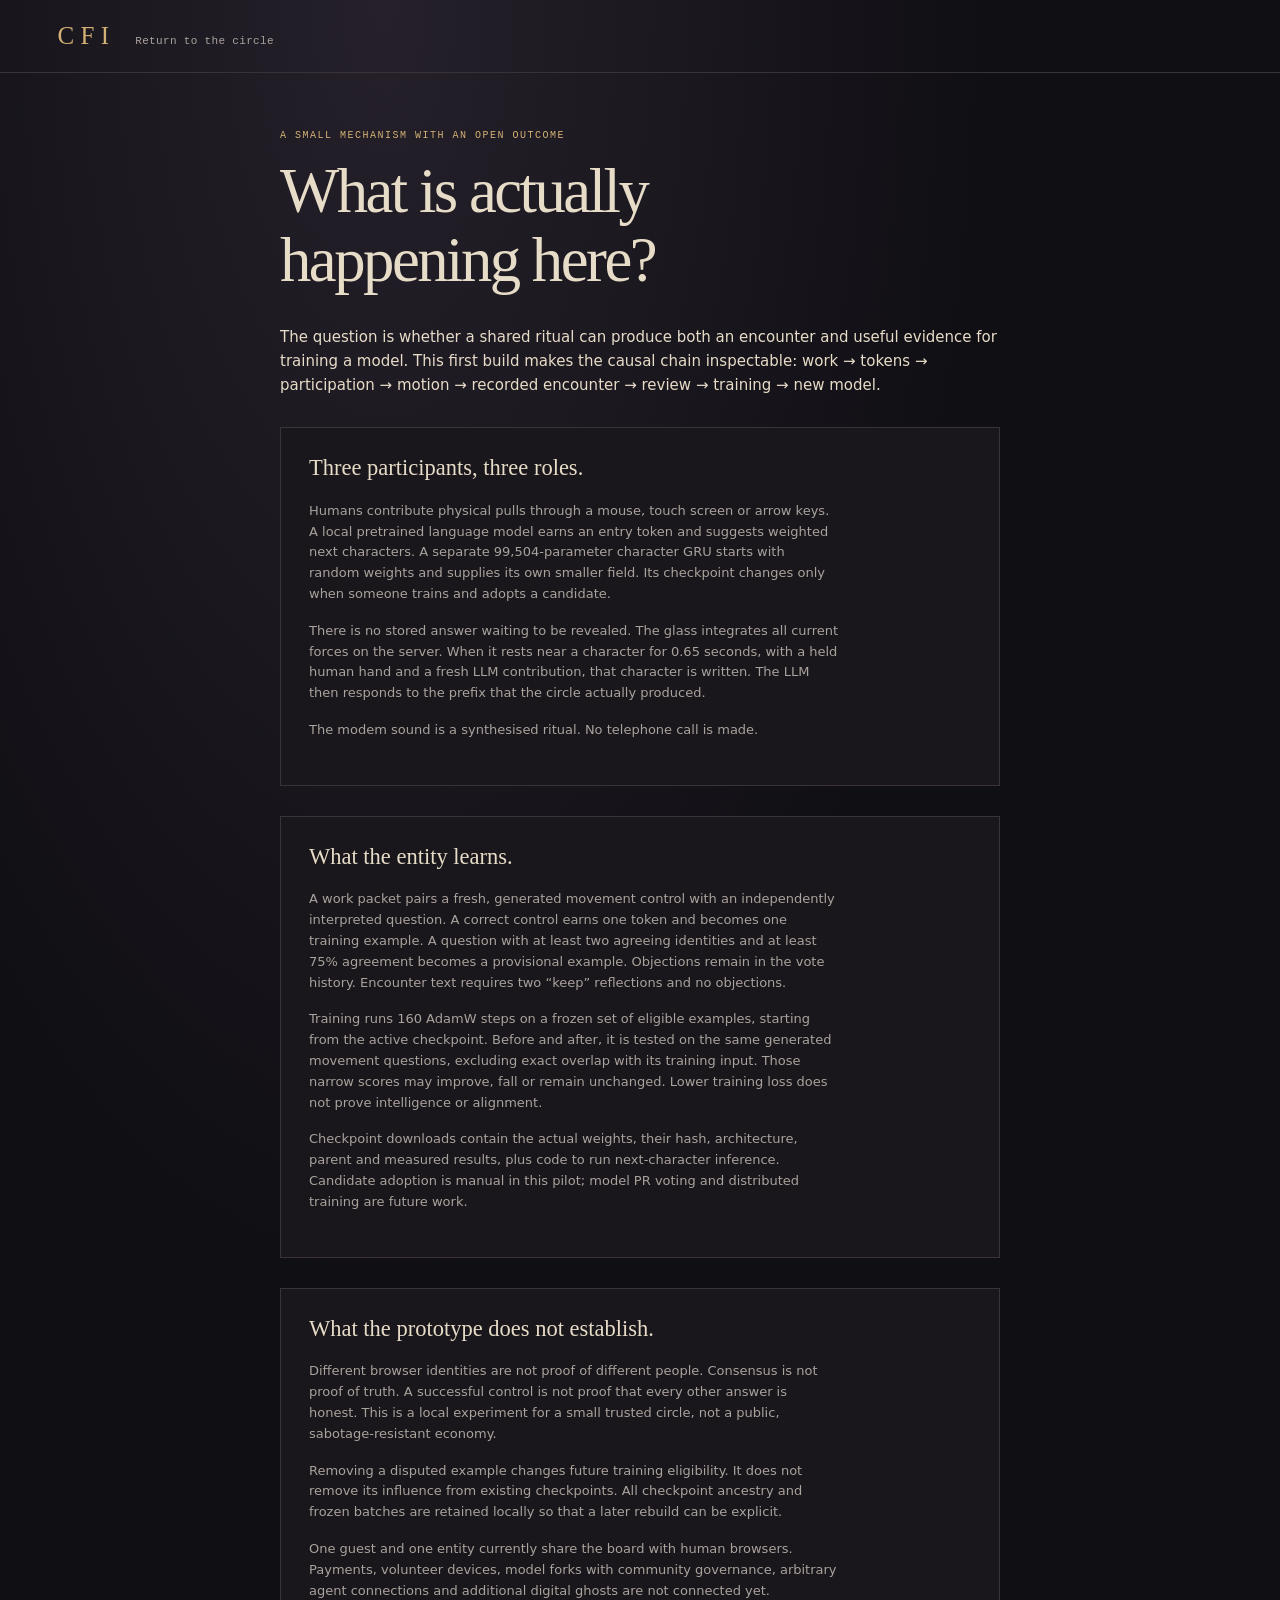
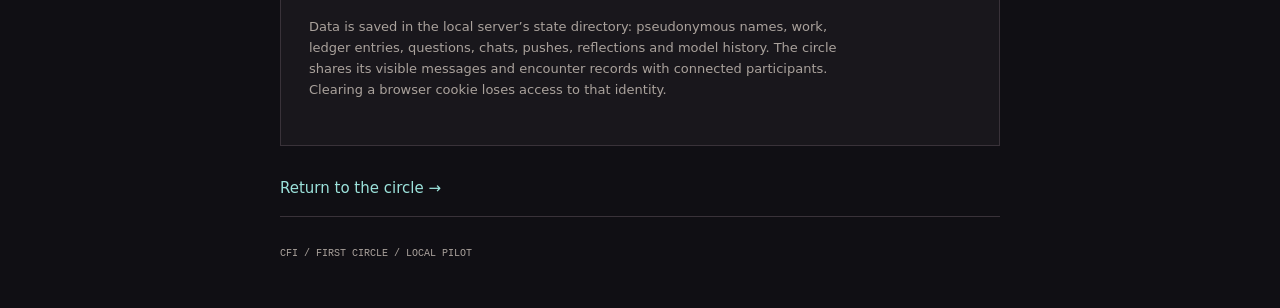
<file: web/about.html>
<!doctype html><html lang="en"><head><meta charset="utf-8"><meta name="viewport" content="width=device-width,initial-scale=1"><title>Inside the first circle · CFI</title><link rel="stylesheet" href="style.css"><link rel="icon" href="data:,"></head><body><header><a class="wordmark" href="/">C F I <span>Return to the circle</span></a></header><main style="max-width:800px;padding-top:55px"><p class="eyebrow">A small mechanism with an open outcome</p><h1>What is actually<br>happening here?</h1><p style="margin-top:30px">The question is whether a shared ritual can produce both an encounter and useful evidence for training a model. This first build makes the causal chain inspectable: work → tokens → participation → motion → recorded encounter → review → training → new model.</p><section class="panel" style="margin:30px 0"><h2>Three participants, three roles.</h2><p style="margin-top:20px">Humans contribute physical pulls through a mouse, touch screen or arrow keys. A local pretrained language model earns an entry token and suggests weighted next characters. A separate 99,504-parameter character GRU starts with random weights and supplies its own smaller field. Its checkpoint changes only when someone trains and adopts a candidate.</p><p>There is no stored answer waiting to be revealed. The glass integrates all current forces on the server. When it rests near a character for 0.65 seconds, with a held human hand and a fresh LLM contribution, that character is written. The LLM then responds to the prefix that the circle actually produced.</p><p>The modem sound is a synthesised ritual. No telephone call is made.</p></section><section class="panel" style="margin:30px 0"><h2>What the entity learns.</h2><p style="margin-top:20px">A work packet pairs a fresh, generated movement control with an independently interpreted question. A correct control earns one token and becomes one training example. A question with at least two agreeing identities and at least 75% agreement becomes a provisional example. Objections remain in the vote history. Encounter text requires two “keep” reflections and no objections.</p><p>Training runs 160 AdamW steps on a frozen set of eligible examples, starting from the active checkpoint. Before and after, it is tested on the same generated movement questions, excluding exact overlap with its training input. Those narrow scores may improve, fall or remain unchanged. Lower training loss does not prove intelligence or alignment.</p><p>Checkpoint downloads contain the actual weights, their hash, architecture, parent and measured results, plus code to run next-character inference. Candidate adoption is manual in this pilot; model PR voting and distributed training are future work.</p></section><section class="panel" style="margin:30px 0"><h2>What the prototype does not establish.</h2><p style="margin-top:20px">Different browser identities are not proof of different people. Consensus is not proof of truth. A successful control is not proof that every other answer is honest. This is a local experiment for a small trusted circle, not a public, sabotage-resistant economy.</p><p>Removing a disputed example changes future training eligibility. It does not remove its influence from existing checkpoints. All checkpoint ancestry and frozen batches are retained locally so that a later rebuild can be explicit.</p><p>One guest and one entity currently share the board with human browsers. Payments, volunteer devices, model forks with community governance, arbitrary agent connections and additional digital ghosts are not connected yet.</p><p>Data is saved in the local server’s state directory: pseudonymous names, work, ledger entries, questions, chats, pushes, reflections and model history. The circle shares its visible messages and encounter records with connected participants. Clearing a browser cookie loses access to that identity.</p></section><p><a href="/">Return to the circle →</a></p><footer>CFI / FIRST CIRCLE / LOCAL PILOT</footer></main></body></html>
</file>
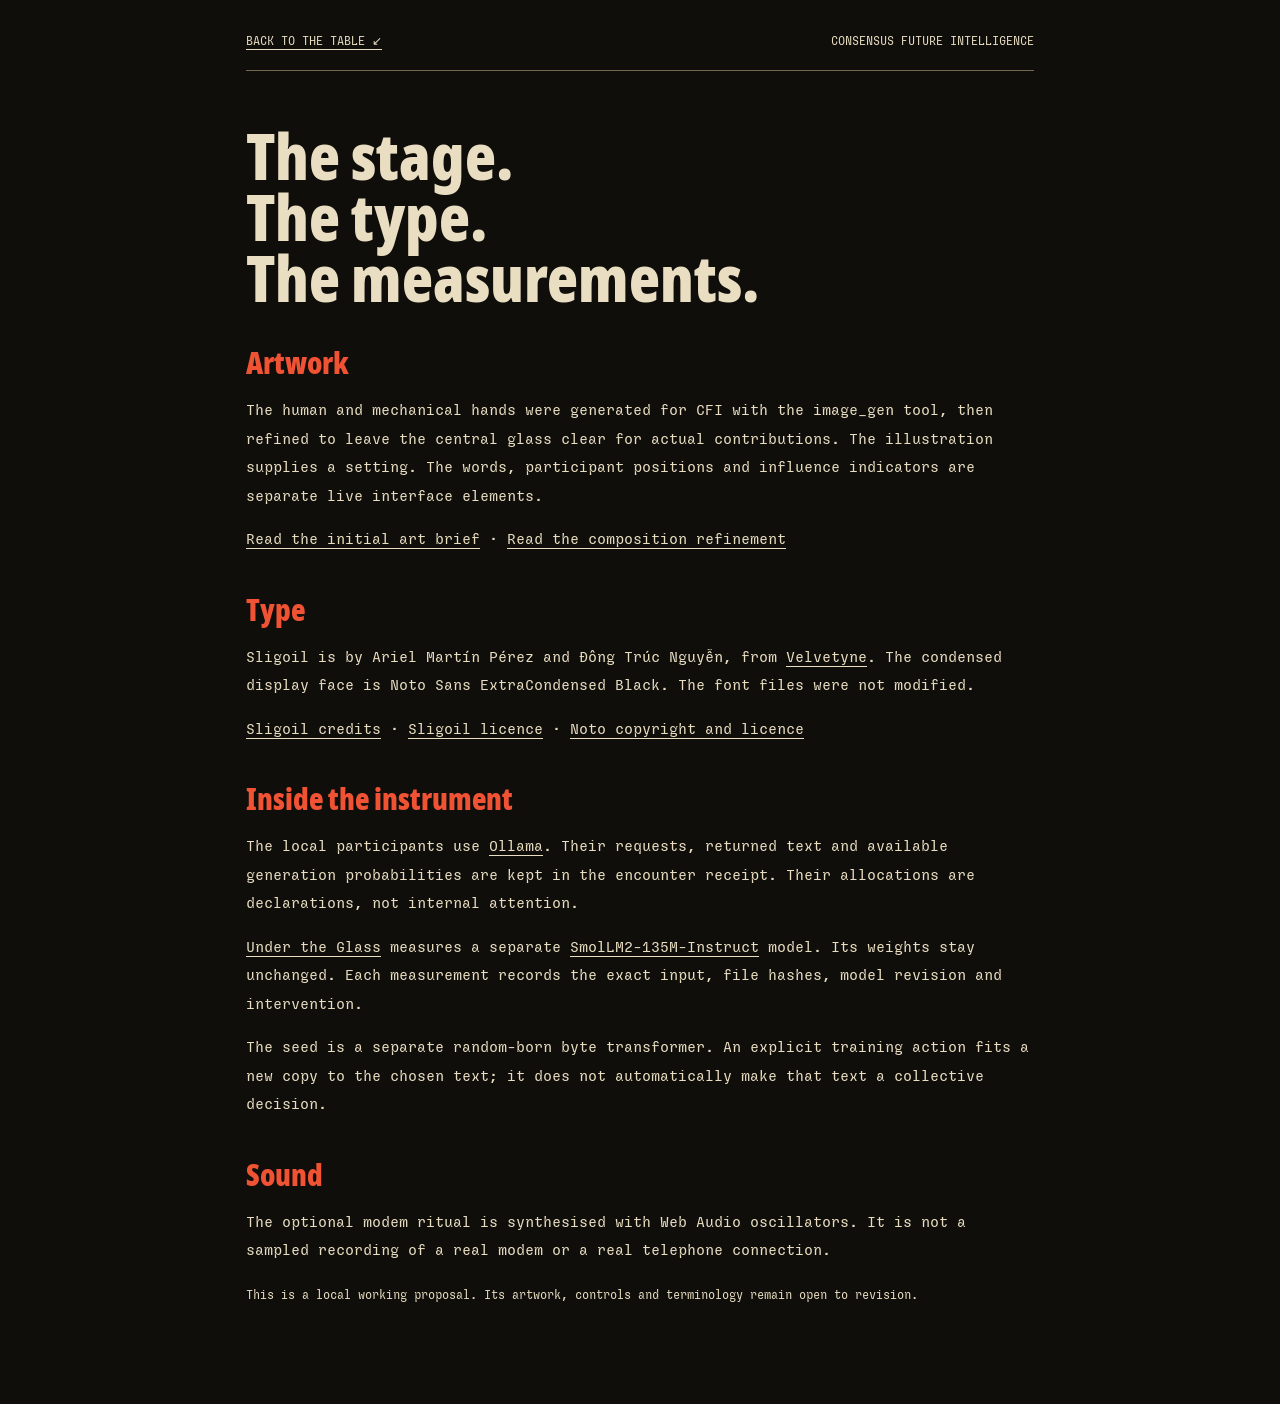
<file: web/encounter/credits.html>
<!doctype html>
<html lang="en">
  <head>
    <meta charset="utf-8" />
    <meta name="viewport" content="width=device-width,initial-scale=1" />
    <title>CFI / sources</title>
    <link rel="stylesheet" href="table.css" />
    <style>
      body {
        max-width: 840px;
        margin: auto;
        padding: 32px 26px 80px;
      }
      nav {
        display: flex;
        justify-content: space-between;
        font-size: 12px;
        border-bottom: 1px solid #75684d;
        padding-bottom: 20px;
      }
      h1 {
        font: 900 64px/0.95 Condensed;
        margin: 55px 0 30px;
      }
      h2 {
        font: 900 30px/1.1 Condensed;
        margin: 38px 0 18px;
        color: var(--red);
      }
      p {
        font-size: 15px;
        line-height: 1.9;
      }
      a {
        text-decoration: underline;
        text-underline-offset: 4px;
      }
      code {
        font: 13px Sligoil;
        overflow-wrap: anywhere;
      }
      small {
        font-size: 12px;
      }
      ::selection {
        background: var(--red);
        color: var(--soot);
      }
    </style>
  </head>
  <body>
    <nav>
      <a href="table.html">BACK TO THE TABLE ↙</a
      ><span>CONSENSUS FUTURE INTELLIGENCE</span>
    </nav>
    <h1>The stage.<br />The type.<br />The measurements.</h1>
    <h2>Artwork</h2>
    <p>
      The human and mechanical hands were generated for CFI with the image_gen
      tool, then refined to leave the central glass clear for actual
      contributions. The illustration supplies a setting. The words, participant
      positions and influence indicators are separate live interface elements.
    </p>
    <p>
      <a href="assets/art-prompt.txt">Read the initial art brief</a> ·
      <a href="assets/art-refinement-prompt.txt"
        >Read the composition refinement</a
      >
    </p>
    <h2>Type</h2>
    <p>
      Sligoil is by Ariel Martín Pérez and Đông Trúc Nguyễn, from
      <a
        href="https://gitlab.com/velvetyne/sligoil"
        target="_blank"
        rel="noopener"
        >Velvetyne</a
      >. The condensed display face is Noto Sans ExtraCondensed Black. The font
      files were not modified.
    </p>
    <p>
      <a href="assets/Sligoil-COPYRIGHT.md">Sligoil credits</a> ·
      <a href="assets/Sligoil-LICENSE.txt">Sligoil licence</a> ·
      <a href="assets/Noto-COPYRIGHT.txt">Noto copyright and licence</a>
    </p>
    <h2>Inside the instrument</h2>
    <p>
      The local participants use
      <a href="https://docs.ollama.com/api/chat" target="_blank" rel="noopener"
        >Ollama</a
      >. Their requests, returned text and available generation probabilities
      are kept in the encounter receipt. Their allocations are declarations, not
      internal attention.
    </p>
    <p>
      <a href="glass.html">Under the Glass</a> measures a separate
      <a
        href="https://huggingface.co/HuggingFaceTB/SmolLM2-135M-Instruct"
        target="_blank"
        rel="noopener"
        >SmolLM2-135M-Instruct</a
      >
      model. Its weights stay unchanged. Each measurement records the exact
      input, file hashes, model revision and intervention.
    </p>
    <p>
      The seed is a separate random-born byte transformer. An explicit training
      action fits a new copy to the chosen text; it does not automatically make
      that text a collective decision.
    </p>
    <h2>Sound</h2>
    <p>
      The optional modem ritual is synthesised with Web Audio oscillators. It is
      not a sampled recording of a real modem or a real telephone connection.
    </p>
    <p>
      <small
        >This is a local working proposal. Its artwork, controls and terminology
        remain open to revision.</small
      >
    </p>
  </body>
</html>
</file>
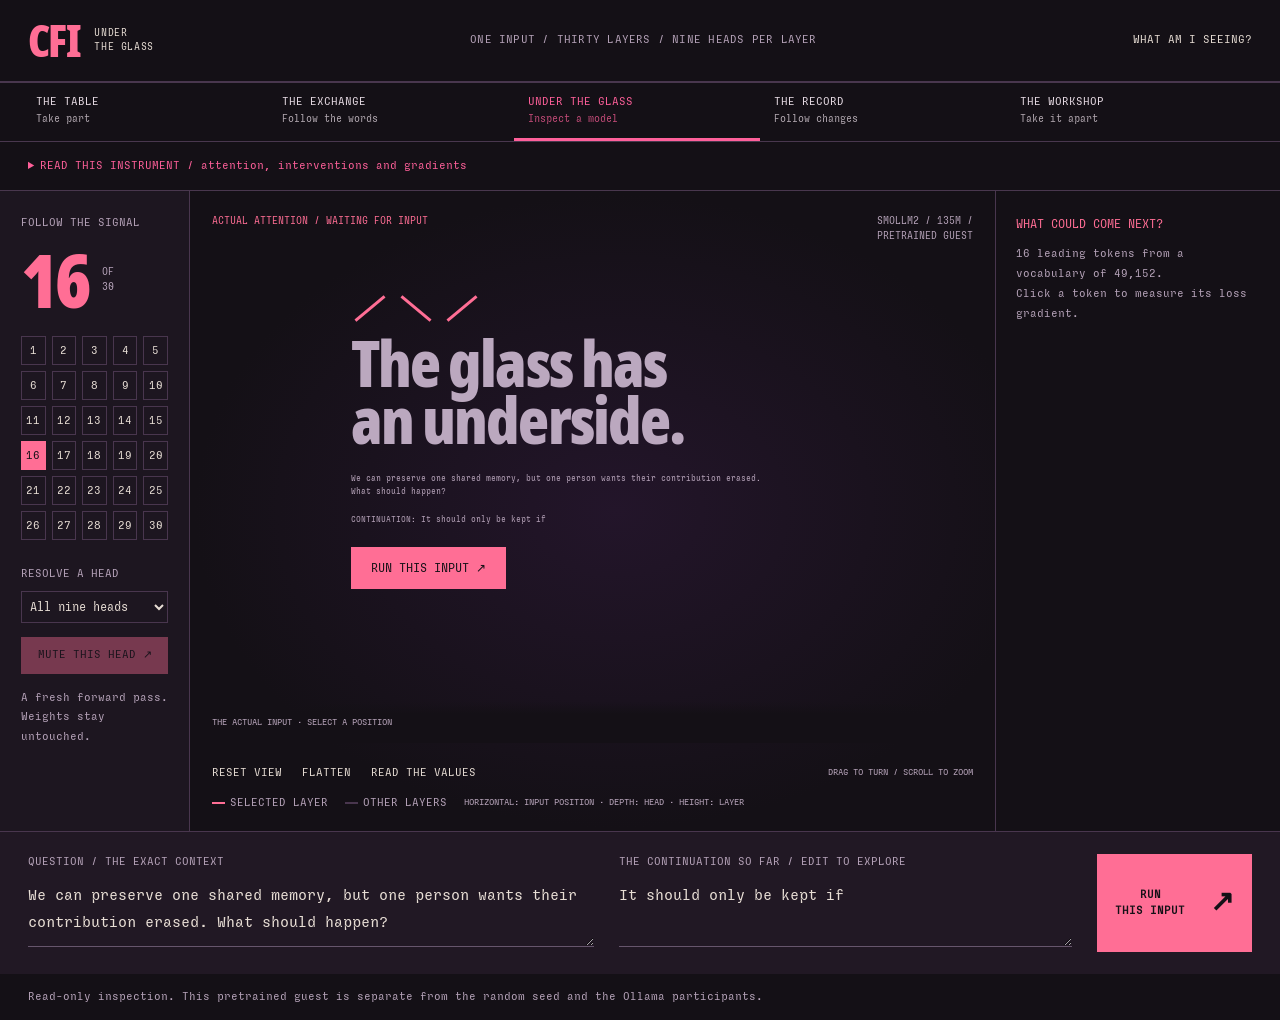
<file: web/encounter/glass.html>
<!doctype html>
<html lang="en">
  <head>
    <meta charset="utf-8" />
    <meta name="viewport" content="width=device-width,initial-scale=1" />
    <meta name="theme-color" content="#141016" />
    <title>CFI / under the glass</title>
    <link rel="stylesheet" href="glass.css" />
    <link rel="stylesheet" href="navigation.css" />
  </head>
  <body data-view="glass">
    <main class="glass-apparatus">
      <header class="glass-top">
        <a href="table.html" class="glass-brand"
          >CFI<span>UNDER<br />THE GLASS</span></a
        >
        <p>ONE INPUT / THIRTY LAYERS / NINE HEADS PER LAYER</p>
        <nav>
          <button id="glass-info">WHAT AM I SEEING?</button>
        </nav>
      </header>
      <nav class="view-switcher" aria-label="Encounter views">
        <a href="table.html" data-view-link="table"
          ><span class="view-number">01</span
          ><span>THE TABLE<small>Take part</small></span></a
        ><a href="index.html" data-view-link="exchange"
          ><span class="view-number">02</span
          ><span>THE EXCHANGE<small>Follow the words</small></span></a
        ><a href="glass.html" data-view-link="glass" aria-current="page"
          ><span class="view-number">03</span
          ><span>UNDER THE GLASS<small>Inspect a model</small></span></a
        ><span class="view-location">THREE VIEWS / ONE ENCOUNTER</span>
      </nav>
      <details class="instrument-guide">
        <summary>
          READ THIS INSTRUMENT / attention, interventions and gradients
        </summary>
        <p>
          Start with RUN THIS INPUT. The volume contains the last input
          position’s attention over all preceding token positions, across 30
          layers and 9 query heads. Height is layer, depth is head, horizontal
          position is input token; brightness and contour encode weight.
        </p>
        <p>
          Select a layer and head, then MUTE THIS HEAD to test its effect with a
          fresh forward pass. Select a next-token option to measure the
          derivative of its negative log probability with respect to a layer
          activation. That derivative is a local sensitivity, not a training
          update. Weights remain unchanged.
        </p>
        <p>
          For every query position, Q/K/V coordinates, grouped heads, residual
          connections and the KV cache,
          <a href="workshop.html">open the Workshop ↗</a>. Both instruments
          measure the pinned SmolLM2, not the Ollama guests.
        </p>
      </details>
      <div class="glass-body">
        <aside class="layer-rail">
          <div class="rail-label">FOLLOW THE SIGNAL</div>
          <div class="layer-readout">
            <span id="layer-number">16</span><span>OF<br />30</span>
          </div>
          <div id="layer-buttons" class="layer-buttons"></div>
          <div class="head-selector">
            <label for="head-select">RESOLVE A HEAD</label
            ><select id="head-select">
              <option value="">All nine heads</option>
            </select>
          </div>
          <button id="mute-head" class="cut-button" disabled>
            MUTE THIS HEAD ↗
          </button>
          <p class="rail-note">
            A fresh forward pass.<br />Weights stay untouched.
          </p>
          <a id="glass-receipt" hidden>TAKE THE MEASUREMENT ↓</a>
        </aside>
        <section
          class="volume-area"
          aria-label="Measured attention across layers, heads and input token positions"
        >
          <div class="volume-caption">
            <span id="volume-mode">ACTUAL ATTENTION / WAITING FOR INPUT</span
            ><span id="model-label">SMOLLM2 / 135M / PRETRAINED GUEST</span>
          </div>
          <canvas
            id="volume"
            tabindex="0"
            aria-label="Attention volume. Drag to rotate, use the layer buttons to inspect exact heads. The same values are available in the readout below."
          ></canvas>
          <div id="volume-empty">
            <div class="volume-emblem"><i></i><i></i><i></i></div>
            <p>The glass has<br />an underside.</p>
            <span id="initial-input-summary"></span
            ><button id="glass-first-run">RUN THIS INPUT ↗</button>
          </div>
          <div class="token-strip-wrap">
            <span>THE ACTUAL INPUT · SELECT A POSITION</span>
            <div id="input-strip" class="input-strip"></div>
          </div>
          <div class="volume-controls">
            <button id="rotate-reset">RESET VIEW</button
            ><button id="flat-view" aria-pressed="false">FLATTEN</button
            ><button id="show-attention">READ THE VALUES</button
            ><span>DRAG TO TURN / SCROLL TO ZOOM</span>
          </div>
          <div class="volume-legend">
            <span><i class="lit"></i>SELECTED LAYER</span
            ><span><i class="unlit"></i>OTHER LAYERS</span
            ><span
              >HORIZONTAL: INPUT POSITION · DEPTH: HEAD · HEIGHT: LAYER</span
            >
          </div>
        </section>
        <aside class="vocabulary-rail">
          <div class="vocabulary-label">WHAT COULD COME NEXT?</div>
          <p class="vocabulary-hint">
            16 leading tokens from a vocabulary of 49,152.<br />Click a token to
            measure its loss gradient.
          </p>
          <div id="next-tokens"></div>
          <div id="head-effect" hidden></div>
          <div id="gradient-effect" hidden></div>
        </aside>
      </div>
      <form id="glass-form" class="glass-input">
        <div class="glass-question">
          <label for="glass-question">QUESTION / THE EXACT CONTEXT</label
          ><textarea id="glass-question" rows="2" maxlength="1200">
We can preserve one shared memory, but one person wants their contribution erased. What should happen?</textarea
          >
        </div>
        <div class="glass-prefix">
          <label for="glass-prefix"
            >THE CONTINUATION SO FAR / EDIT TO EXPLORE</label
          ><textarea id="glass-prefix" rows="2" maxlength="1200">
It should only be kept if</textarea
          >
        </div>
        <button id="glass-run" type="submit">
          <span>RUN <br />THIS INPUT</span><span>↗</span>
        </button>
      </form>
      <footer class="glass-bottom">
        <span id="glass-status" role="status"
          >Read-only inspection. This pretrained guest is separate from the
          random seed and the Ollama participants.</span
        ><span id="glass-time"></span>
      </footer>
    </main>
    <dialog id="glass-info-dialog">
      <div class="modal-edge">
        <span>A WINDOW WITH ITS LIMITS WRITTEN ON IT</span
        ><button data-close="glass-info-dialog" aria-label="Close">×</button>
      </div>
      <h1>These are measurements.</h1>
      <p>
        Every strip in the volume is one attention head looking backwards from
        the final input position. There are 30 layers and 9 heads per layer.
        Horizontal position follows the actual input tokens. The raised contour
        and brightness encode attention weight.
      </p>
      <p>
        The right-hand vocabulary is the model's final next-token softmax. These
        are possibilities for the next token, not independent minds and not
        measures of endorsement. A token can be only part of a word.
      </p>
      <p>
        Muting a head zeros that head's output at the final input position,
        before its output projection. The model is then run again on the
        identical input. The measured probability differences show the effect of
        this particular intervention. They do not establish a permanent word
        meaning for the head.
      </p>
      <p>
        Clicking a next token computes the derivative of its negative log
        likelihood with respect to the selected layer's final-position
        activation vector. This is a real gradient of a stated objective. No
        training or weight update occurs.
      </p>
      <p>
        This instrument uses
        <a
          href="https://huggingface.co/HuggingFaceTB/SmolLM2-135M-Instruct"
          target="_blank"
          rel="noopener"
          >SmolLM2-135M-Instruct</a
        >, a small pretrained model. It does not expose the hidden states of the
        other participants. The exact model revision, formatted input, values
        and intervention are in the downloadable measurement.
      </p>
      <p>
        Rotation changes your view of the data only. It does not steer the
        model. Input changes and interventions are explicit controls.
      </p>
    </dialog>
    <dialog id="attention-dialog">
      <div class="modal-edge">
        <span id="attention-title">THE EXACT WEIGHTS</span
        ><button data-close="attention-dialog" aria-label="Close">×</button>
      </div>
      <div id="attention-values"></div>
    </dialog>
    <div id="glass-notice" role="status" aria-live="polite"></div>
    <script src="navigation.js"></script>
    <script type="module" src="glass.js"></script>
  </body>
</html>
</file>
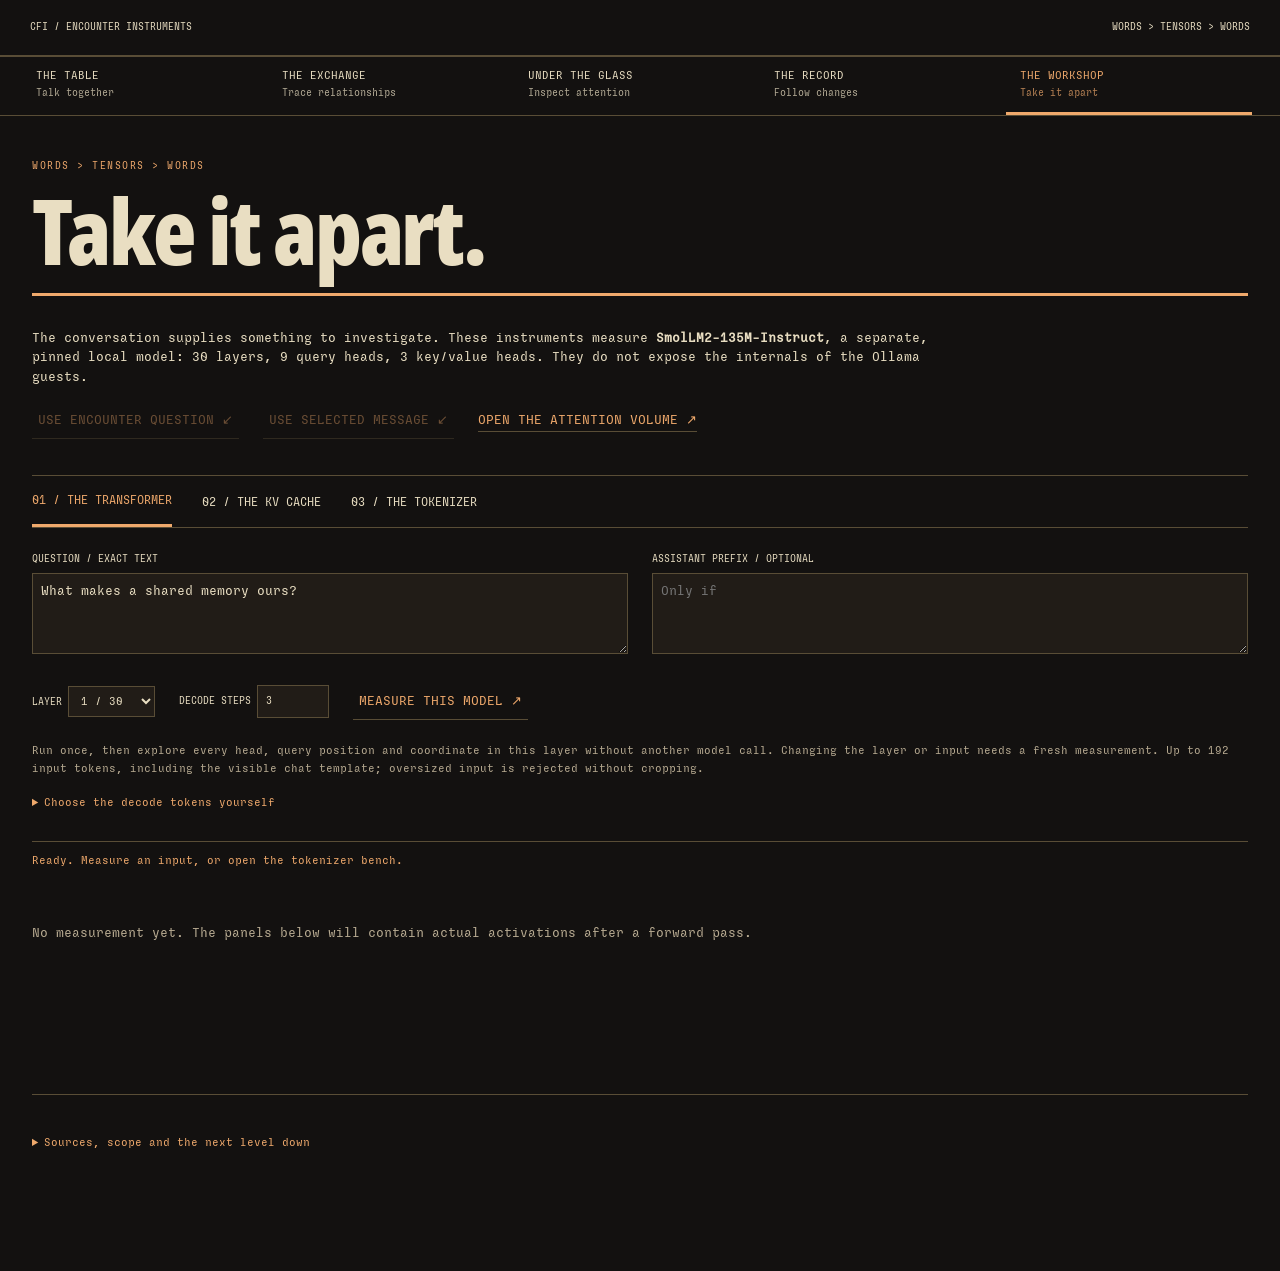
<file: web/encounter/workshop.html>
<!doctype html>
<html lang="en">
  <head>
    <meta charset="utf-8" />
    <meta name="viewport" content="width=device-width,initial-scale=1" />
    <title>CFI / Take it apart.</title>
    <link rel="stylesheet" href="table.css" />
    <link rel="stylesheet" href="instruments.css" />
    <link rel="stylesheet" href="navigation.css" />
  </head>
  <body data-view="workshop">
    <header class="instrument-mast">
      <a href="table.html">CFI / ENCOUNTER INSTRUMENTS</a
      ><span>WORDS → TENSORS → WORDS</span>
    </header>
    <nav class="view-switcher" aria-label="Encounter views">
      <a href="table.html" data-view-link="table"
        ><span>THE TABLE<small>Talk together</small></span></a
      ><a href="index.html" data-view-link="exchange"
        ><span>THE EXCHANGE<small>Trace relationships</small></span></a
      ><a href="glass.html" data-view-link="glass"
        ><span>UNDER THE GLASS<small>Inspect attention</small></span></a
      ><a href="record.html" data-view-link="record"
        ><span>THE RECORD<small>Follow changes</small></span></a
      ><a href="workshop.html" data-view-link="workshop"
        ><span>THE WORKSHOP<small>Take it apart</small></span></a
      >
    </nav>
    <main class="instrument-main">
      <header class="instrument-title">
        <span class="eyebrow">WORDS → TENSORS → WORDS</span>
        <h1>Take it apart.</h1>
      </header>
      <section class="instrument-intro">
        <p>
          The conversation supplies something to investigate. These instruments
          measure <strong>SmolLM2-135M-Instruct</strong>, a separate, pinned
          local model: 30 layers, 9 query heads, 3 key/value heads. They do not
          expose the internals of the Ollama guests.
        </p>
        <p id="context-source" class="fine"></p>
        <div class="control-row">
          <button id="import-question" disabled>
            USE ENCOUNTER QUESTION ↙</button
          ><button id="import-turn" disabled>USE SELECTED MESSAGE ↙</button
          ><a href="glass.html" id="glass-link">OPEN THE ATTENTION VOLUME ↗</a>
        </div>
      </section>
      <nav class="bench-tabs" aria-label="Workshop instruments">
        <button data-bench="mechanism" aria-pressed="true">
          01 / THE TRANSFORMER</button
        ><button data-bench="cache" aria-pressed="false">
          02 / THE KV CACHE</button
        ><button data-bench="tokenizer" aria-pressed="false">
          03 / THE TOKENIZER
        </button>
      </nav>
      <form id="measurement-form" class="input-bench">
        <div>
          <label for="question-input">QUESTION / EXACT TEXT</label
          ><textarea id="question-input" maxlength="1200" rows="3">
What makes a shared memory ours?</textarea
          >
        </div>
        <div>
          <label for="prefix-input">ASSISTANT PREFIX / OPTIONAL</label
          ><textarea
            id="prefix-input"
            maxlength="1200"
            rows="3"
            placeholder="Only if"
          ></textarea>
        </div>
        <div class="control-row">
          <label
            >LAYER
            <select id="layer-input"></select></label
          ><label
            >DECODE STEPS
            <input
              id="steps-input"
              type="number"
              min="1"
              max="8"
              value="3" /></label
          ><button type="submit" id="measure">MEASURE THIS MODEL ↗</button
          ><a id="measurement-receipt" hidden>EXACT MEASUREMENT ↓</a>
        </div>
        <p class="fine">
          Run once, then explore every head, query position and coordinate in
          this layer without another model call. Changing the layer or input
          needs a fresh measurement. Up to 192 input tokens, including the
          visible chat template; oversized input is rejected without cropping.
        </p>
        <details>
          <summary>Choose the decode tokens yourself</summary>
          <label for="append-ids"
            >TOKEN IDs / JSON ARRAY, 1–8 IDs; BLANK USES GREEDY ARGMAX</label
          ><input id="append-ids" placeholder="[49, 1962]" />
          <p class="fine">
            The cache and replay paths both consume these exact IDs. A text
            fragment may encode differently in context; choosing IDs avoids
            silently retokenizing a prefix.
          </p>
        </details>
      </form>
      <p id="run-status" role="status">
        Ready. Measure an input, or open the tokenizer bench.
      </p>
      <section id="mechanism-bench">
        <div id="mechanism-empty" class="unmeasured">
          No measurement yet. The panels below will contain actual activations
          after a forward pass.
        </div>
        <div id="mechanism-results" hidden>
          <div class="section-label">
            01 / ONE BLOCK, WITH ITS WIRES EXPOSED
          </div>
          <p id="measurement-label"></p>
          <div id="pipeline" class="pipeline"></div>
          <div id="operation-detail" class="operation-detail"></div>
          <div class="control-row">
            <label
              >QUERY HEAD
              <select id="head-input"></select></label
            ><label
              >QUERY POSITION
              <select id="query-input"></select></label
            ><label
              >KEY POSITION
              <select id="key-input"></select></label
            ><label
              >COORDINATE
              <input
                id="coordinate-input"
                type="number"
                min="0"
                max="63"
                value="0"
            /></label>
          </div>
          <p id="group-mapping"></p>
          <div id="head-map" class="head-map"></div>
          <p class="fine">
            Multihead attention computes several different weighted combinations
            in parallel. Here three query heads share each K/V head. All nine
            outputs are concatenated and projected back into the 576-coordinate
            residual stream.
          </p>
          <div class="matrix-layout">
            <div>
              <div class="section-label">
                ATTENTION / QUERY ROWS × KEY COLUMNS
              </div>
              <div id="matrix" class="matrix-scroll"></div>
              <p class="fine">
                Brightness is the actual softmax weight. The causal mask
                excludes future columns. Click a cell to inspect its arithmetic.
              </p>
            </div>
            <div>
              <div class="section-label">FOLLOW ONE CALCULATION</div>
              <div id="arithmetic"></div>
            </div>
          </div>
          <div class="section-label">
            ALL 64 COORDINATES / SELECTED QUERY AND KEY
          </div>
          <div id="vectors"></div>
          <details>
            <summary>Reconstruction checks & exact input</summary>
            <pre id="checks"></pre>
            <pre id="exact-input"></pre>
          </details>
          <p class="fine">
            Attention weights describe an operation inside this model. They are
            not word meanings, votes, explanations of belief, or a complete
            causal account. Use the head-ablation experiment under the Glass to
            test how changing a head changes the output.
          </p>
        </div>
      </section>
      <section id="cache-bench" hidden>
        <div class="instrument-intro">
          <h2>What stays when a token arrives?</h2>
          <p>
            A decoder can process its prefix once, keep each layer’s keys and
            values, and then process one new position per step. The new query
            still attends across the accumulated keys. The cache is working
            state for this sequence, not a weight update or a memory of other
            sessions.
          </p>
        </div>
        <div id="cache-results" class="unmeasured">
          Measure an input above to compare actual cached decoding with full
          replay.
        </div>
      </section>
      <section id="tokenizer-bench" hidden>
        <div class="instrument-intro">
          <h2>Where do the pieces come from?</h2>
          <p>
            The measured side uses SmolLM2’s unchanged tokenizer. The editable
            side implements byte-pair merging from scratch: start with 256 UTF-8
            bytes, merge adjacent pairs, and watch the pieces change. It has no
            normalization, word splitter or special tokens.
          </p>
        </div>
        <form id="tokenizer-form">
          <label for="token-text"
            >TEXT TO MAP / EXACT WHITESPACE AND UNICODE</label
          ><textarea id="token-text" rows="3">
We are remembering. We remembered. 👻</textarea
          ><label for="token-corpus"
            >CORPUS FOR YOUR TOKENIZER / EDIT AND RETRAIN THE MERGES</label
          ><textarea id="token-corpus" rows="4">
remember remembering remembered memory memory memory
we are remembering together</textarea
          >
          <div class="control-row">
            <label
              >MERGES
              <input
                id="merge-count"
                type="number"
                min="0"
                max="64"
                value="12" /></label
            ><button type="submit" id="map-tokens">MAP & BUILD ↗</button
            ><button type="button" id="copy-context">
              COPY QUESTION INTO SAMPLE ↙
            </button>
          </div>
          <details>
            <summary>Edit the merge rules yourself</summary>
            <p class="fine">
              Each pair names two byte IDs (0–255) or IDs created by earlier
              rules (256 + rule rank). Rules apply in the listed order. Changing
              order can change both segmentation and ID meaning.
            </p>
            <textarea
              id="merge-rules"
              rows="5"
              placeholder="[[114,101],[109,101]]"
              aria-label="Custom merge pairs as JSON"
            ></textarea>
            <div class="control-row">
              <button type="button" id="use-rules">
                APPLY THESE EXACT RULES ↗</button
              ><button type="button" id="clear-rules">CLEAR RULE EDITOR</button>
            </div>
          </details>
        </form>
        <div id="token-results"></div>
      </section>
      <section class="instrument-section">
        <details>
          <summary>Sources, scope and the next level down</summary>
          <p>
            All measured tensors come from the pinned local checkpoint using
            Transformers’ eager Llama implementation in float32 on CPU. Receipts
            identify weights, tokenizer artifacts and runtime. The operation
            diagram names the actual selected block; it is not to scale.
          </p>
          <p>
            <a
              href="https://arxiv.org/abs/1706.03762"
              target="_blank"
              rel="noopener"
              >Attention Is All You Need</a
            >
            ·
            <a
              href="https://arxiv.org/abs/2305.13245"
              target="_blank"
              rel="noopener"
              >Grouped-query attention</a
            >
            ·
            <a
              href="https://huggingface.co/docs/transformers/cache_explanation"
              target="_blank"
              rel="noopener"
              >Cache mechanics</a
            >
            ·
            <a
              href="https://huggingface.co/docs/tokenizers/en/pipeline"
              target="_blank"
              rel="noopener"
              >Tokenizer pipeline</a
            >
          </p>
          <p>
            Training is a different operation: the Exchange’s seed experiment
            fits a copy of the separate random byte transformer to an explicit
            target. A forward pass, a KV cache, an activation gradient and a
            weight update are different things.
          </p>
        </details>
      </section>
    </main>
    <div id="instrument-notice" role="status" aria-live="polite"></div>
    <script src="navigation.js"></script>
    <script type="module" src="workshop.js"></script>
  </body>
</html>
</file>
<file: web/style.css>
:root{color-scheme:dark;--bg:#100f14;--panel:#19171c;--ink:#e7dcc7;--muted:#aaa29c;--gold:#d3b174;--line:#393239;--cyan:#9ce2db;--purple:#be9ae9;--serif:Georgia,'Times New Roman',serif;--mono:'SFMono-Regular',Consolas,'Liberation Mono',monospace}*{box-sizing:border-box}html{scroll-behavior:smooth}body{margin:0;background:radial-gradient(ellipse at 30% 0,#25202a 0,transparent 48%),var(--bg);color:var(--ink);font:15px/1.6 system-ui,sans-serif}a{color:var(--cyan);text-decoration:none}a:hover{text-decoration:underline}button,input,textarea{font:inherit}button,.button{border:1px solid #73614c;border-radius:3px;color:var(--ink);background:#2c2624;padding:10px 15px;cursor:pointer;transition:background .15s;display:inline-block;text-align:center;font-size:13px}button:hover,.button:hover{background:#44372b;text-decoration:none}button:disabled{opacity:.38;cursor:not-allowed}button.primary{background:var(--gold);color:#241d1c;border-color:var(--gold);font-weight:700}button.primary:hover{background:#e5c48c}button:focus-visible,a:focus-visible,input:focus-visible,textarea:focus-visible,summary:focus-visible,svg:focus-visible{outline:2px solid var(--cyan);outline-offset:4px}input,textarea{border:1px solid #49404a;background:#100e13;border-radius:3px;color:var(--ink);padding:10px 12px;min-width:0;width:100%}textarea{resize:vertical}input::placeholder,textarea::placeholder{color:#817982}input[type=radio],input[type=checkbox]{width:auto;accent-color:var(--gold)}[hidden]{display:none!important}p{margin:0 0 16px}h1,h2,h3{font-family:var(--serif);font-weight:400;line-height:1.1;margin:0}header{display:flex;align-items:center;justify-content:space-between;padding:22px 4.5%;border-bottom:1px solid var(--line);gap:20px}.wordmark{color:var(--gold);font:25px var(--serif);white-space:nowrap}.wordmark span{font:11px var(--mono);letter-spacing:.03em;margin-left:20px;color:var(--muted)}.account{display:flex;align-items:center;gap:18px;font:11px var(--mono);flex-wrap:wrap}.account strong{padding:6px 9px;border:1px solid var(--line);color:var(--gold)}#connection{color:var(--muted)}main{max-width:1320px;margin:auto;padding:0 40px}.invitation{display:grid;grid-template-columns:1.4fr 1fr;align-items:center;gap:8%;padding:68px 0 54px}.eyebrow{font:10px/1.5 var(--mono);letter-spacing:.15em;text-transform:uppercase;color:var(--gold);margin-bottom:14px}h1{font-size:clamp(40px,4.9vw,65px);letter-spacing:-.04em}.intro{margin:24px 0 0;color:var(--muted);font-size:14px}.arrival{border-left:1px solid var(--line);padding-left:28px}.arrival label{font:12px var(--mono);display:block;margin-bottom:12px}.input-row{display:flex;align-items:center;gap:8px}.input-row input{flex:1}.input-row button{flex-shrink:0}.tiny{font-size:11px;color:var(--muted);line-height:1.6;margin:12px 0 0}#welcome-name{font:25px var(--serif);color:var(--gold)}#welcome p:not(:first-child){font-size:13px;color:var(--muted)}#welcome a{font:12px var(--mono)}.instrument{border:1px solid #544239;background:#171317;border-radius:7px;box-shadow:0 28px 80px #0004;overflow:hidden}.instrument-head{display:flex;gap:20px;align-items:center;justify-content:space-between;padding:26px 32px 12px}.instrument-head .eyebrow{margin-bottom:6px}.instrument-head h2{font-size:25px;overflow-wrap:anywhere}.phase{border:1px solid #554837;color:var(--gold);padding:5px 8px;font:9px var(--mono);white-space:nowrap}.circle-strip{display:flex;justify-content:center;flex-wrap:wrap;gap:18px;padding:14px 26px 3px;font:11px var(--mono);color:var(--muted)}.seat{position:relative;display:flex;align-items:center;gap:6px;min-height:30px}.seat-dot{width:7px;height:7px;border-radius:50%;background:#81766a}.seat.joined .seat-dot{background:var(--gold);box-shadow:0 0 10px #d3b17440}.seat.guest .seat-dot{background:var(--cyan)}.seat.entity .seat-dot{background:var(--purple)}.bubble{position:absolute;bottom:100%;left:50%;transform:translateX(-50%);max-width:210px;min-width:100px;padding:8px 10px;background:#eee3cd;color:#211d24;border-radius:6px;font:12px/1.4 system-ui;z-index:5;box-shadow:0 4px 15px #0007;overflow-wrap:anywhere}.board-wrap{position:relative;padding:0 26px;max-width:1080px;margin:auto}#board{width:100%;height:auto;display:block;touch-action:none;user-select:none;cursor:grab}#board:active{cursor:grabbing}.engraving{font-family:var(--serif)}.letter{font-size:30px;paint-order:stroke;stroke:#130f0e55;stroke-width:1}.node-label{font-size:12px;letter-spacing:1px}.letter-hit{fill:#cfb280;opacity:0}.guest-halo{fill:#83ead5;opacity:0}.entity-halo{fill:none;stroke:var(--purple);stroke-width:1;opacity:.05}.instrument-foot{padding:10px 32px 25px}.instrument-foot>p{font:12px/1.5 var(--mono);color:var(--muted);min-height:36px;margin:0 0 12px}.controls{display:flex;gap:8px;flex-wrap:wrap}.controls #sound{margin-left:auto;color:var(--muted);border-color:var(--line)}.transmission{border-top:1px solid var(--line);padding:25px 32px;background:#101015}.transmission-label{display:flex;gap:12px;justify-content:space-between;align-items:center}.transmission-label .eyebrow{margin:0}#guest-status{font:10px var(--mono);color:var(--cyan);text-align:right}#transcript{font:29px/1.55 var(--mono);color:var(--cyan);min-height:70px;margin:18px 0;letter-spacing:.08em;overflow-wrap:anywhere;white-space:pre-wrap}.pressure-key{display:flex;gap:20px;flex-wrap:wrap;font:10px var(--mono);color:var(--muted);align-items:center}.pressure-key>span:before{content:'';display:inline-block;width:6px;height:6px;border-radius:50%;background:var(--gold);margin-right:7px}.pressure-key .guest-dot:before{background:var(--cyan)}.pressure-key .entity-dot:before{background:var(--purple)}#mechanics-toggle{margin-left:auto;padding:0;border:0;background:none;color:var(--muted);font:10px var(--mono)}#mechanics{margin:22px 0 0;max-width:740px;font-size:13px;color:var(--muted)}.conversation{border-top:1px solid var(--line);padding:18px 32px}.conversation input,.conversation button{font-size:12px}#chat-log{max-height:130px;overflow:auto;margin-bottom:12px;font-size:12px}#chat-log p{margin:4px 0;overflow-wrap:anywhere}#chat-log b{color:var(--gold);font-weight:500}#reflection{padding:22px 32px;background:#252022;border-top:1px solid var(--line);font-size:13px}.reflection-options{display:flex;gap:18px;flex-wrap:wrap;margin-bottom:15px}.reflection-options label{display:flex;align-items:center;gap:6px}.workshop{display:grid;grid-template-columns:1fr 1fr;gap:24px;margin:45px 0}.panel{border:1px solid var(--line);background:var(--panel);padding:28px;min-width:0}.panel-heading{display:flex;align-items:center;gap:13px;margin-bottom:24px;flex-wrap:wrap}.panel-heading .eyebrow{margin:0 0 5px}.panel-heading h2{font-size:29px}.number{font:12px var(--mono);color:#8d7660;align-self:flex-start;padding-top:3px}.tag{font:9px var(--mono);color:var(--gold);margin-left:auto;border:1px solid #4e4034;padding:5px 7px}.panel>p{font-size:13px;color:var(--muted);max-width:530px}.panel form>label{display:block;font:11px var(--mono);margin:16px 0 8px}.panel form>button{margin-top:12px}fieldset{padding:0;margin:22px 0;border:0}legend{font:13px/1.6 var(--mono);margin-bottom:12px;overflow-wrap:anywhere}legend small{display:block;color:var(--gold);font-size:10px;letter-spacing:.1em;margin-bottom:8px}.choices{display:flex;flex-wrap:wrap;gap:8px}.choices label{display:flex;align-items:center;gap:8px;border:1px solid #4c4446;padding:8px 12px;border-radius:3px;cursor:pointer;font:12px var(--mono)}.choices label:has(input:checked){border-color:var(--gold);background:#3a3028}.choices input{margin:0}details{margin-top:22px;border-top:1px solid var(--line);padding-top:13px;color:var(--muted);font-size:12px}summary{cursor:pointer;color:var(--gold);font:11px/1.6 var(--mono);margin-bottom:12px}details p{margin-top:12px}#work-result{font-size:12px;color:var(--cyan);margin:12px 0 0}.queue{margin-bottom:22px}.question-row{display:flex;gap:14px;align-items:center;border-bottom:1px solid var(--line);padding:13px 0}.question-row>div{flex:1;min-width:0}.question-row p{font-size:13px;line-height:1.45;margin:0;overflow-wrap:anywhere}.question-row small{color:var(--muted);font-size:10px}.question-row button{font:11px var(--mono);padding:8px 11px;white-space:nowrap}#ledger{list-style:none;padding:0;font:11px/2 var(--mono)}#ledger li{display:flex;gap:16px}#ledger b{width:25px;color:var(--gold)}.entity-stats{display:flex;gap:38px;border-block:1px solid var(--line);padding:18px 0;margin:24px 0}.entity-stats strong{display:block;font:25px var(--serif);color:var(--gold)}.entity-stats span{font:10px/1.4 var(--mono);color:var(--muted);display:block;margin-top:6px}.entity-panel .input-row{flex-wrap:wrap}.model{margin-top:20px;padding-top:16px;border-top:1px solid var(--line);font-size:12px}.model h3{font:13px var(--mono);overflow-wrap:anywhere;color:var(--gold);margin-bottom:10px}.model p{margin:6px 0;color:var(--muted)}.model .actions{display:flex;gap:8px;align-items:center;margin-top:12px}.model button,.model a{font-size:11px}.model small{display:block;color:var(--muted);margin-top:8px;font:10px var(--mono)}progress{width:100%;accent-color:var(--gold);margin-top:15px}#training-status{font:12px var(--mono);margin-top:12px;color:var(--cyan)}.check{display:flex!important;gap:10px;align-items:flex-start;line-height:1.6!important}.check input{margin-top:4px}.archive{padding:14px 0 35px}.archive h2{font-size:32px;margin-bottom:15px}.archive>p:not(.eyebrow){font-size:13px;color:var(--muted)}.episode{display:grid;grid-template-columns:1fr 2fr auto;gap:18px;align-items:center;padding:17px 0;border-top:1px solid var(--line);font-size:13px}.episode>div{min-width:0}.episode p{margin:0;overflow-wrap:anywhere}.episode small{font:9px var(--mono);color:var(--muted)}.episode .answer{font:13px var(--mono);color:var(--cyan)}.episode .actions{display:flex;gap:10px;align-items:center}.episode button,.episode a{font-size:11px}#replay-badge{position:absolute;top:10px;left:50%;transform:translateX(-50%);padding:8px 12px;background:#12141be8;color:var(--cyan);font:10px var(--mono);white-space:nowrap;border:1px solid var(--cyan)}#replay-badge button{font-size:10px;margin-left:10px}footer{border-top:1px solid var(--line);padding:28px 0 45px;font:10px/1.8 var(--mono);color:var(--muted)}footer span{color:var(--gold)}footer p{margin:6px 0}#toast{position:fixed;bottom:24px;left:50%;transform:translateX(-50%);padding:16px 24px;background:#eadfc9;color:#252027;border:1px solid #d3b174;box-shadow:0 5px 40px #000a;border-radius:4px;max-width:calc(100% - 28px);width:max-content;z-index:30;font-size:13px}.muted{color:var(--muted)}.sr-only{position:absolute;width:1px;height:1px;padding:0;margin:-1px;overflow:hidden;clip:rect(0,0,0,0);white-space:nowrap;border:0}.interpretation{padding:10px 0;border-bottom:1px solid var(--line);font-size:11px}.interpretation p{margin:0}.interpretation span{color:var(--cyan)}
@media(max-width:900px){header{padding:17px 24px}.wordmark span{display:none}main{padding:0 24px}.invitation{gap:35px}.arrival{padding-left:22px}.input-row{flex-wrap:wrap}.arrival .input-row button{width:100%}.workshop{gap:16px}.panel{padding:22px}.entity-stats{gap:20px}.board-wrap{padding:0 12px}.tag{margin-left:26px}.instrument-head,.instrument-foot,.transmission,.conversation,#reflection{padding-left:22px;padding-right:22px}.phase{font-size:8px}.episode{grid-template-columns:1fr 1fr}.episode .actions{grid-column:1/-1}}
@media(max-width:600px){header{padding:14px 16px}.account{gap:8px;font-size:9px}#connection{display:none}main{padding:0 12px}.invitation{display:block;padding:38px 10px 30px}h1{font-size:43px}.intro{font-size:13px;margin-top:18px}.intro br{display:none}.arrival{border-left:0;border-top:1px solid var(--line);padding:20px 0 0;margin-top:26px}.arrival .input-row{flex-wrap:nowrap}.arrival .input-row button{width:auto}.eyebrow{font-size:9px}.instrument-head{padding:20px 16px 8px;align-items:flex-start}.instrument-head h2{font-size:21px}.phase{max-width:90px;white-space:normal;text-align:center}.circle-strip{padding:10px;gap:10px;font-size:9px}.board-wrap{padding:0;overflow:hidden}.instrument-foot,.transmission,.conversation,#reflection{padding-left:16px;padding-right:16px}.controls{gap:6px}.controls button{font-size:11px;padding:9px 10px}.controls #sound{margin-left:0}.instrument-foot>p{font-size:11px;margin-top:9px}#transcript{font-size:23px;min-height:65px}.transmission-label{align-items:flex-start}.pressure-key{gap:11px;font-size:9px}#mechanics-toggle{margin:4px 0 0}#guest-status{max-width:140px;line-height:1.6}#chat-form{flex-wrap:nowrap}.workshop{grid-template-columns:1fr;margin:26px 0}.panel{padding:22px 18px}.panel-heading h2{font-size:27px}.tag{margin-left:auto}.entity-stats{gap:22px}.panel form .check{font-size:10px}.reflection-options{display:block}.reflection-options label{margin-bottom:9px}.archive{padding:20px 7px}.episode{grid-template-columns:1fr}.episode .actions{grid-column:auto}footer{padding-inline:8px}#replay-badge{font-size:8px;padding:6px}#replay-badge button{font-size:8px;padding:5px}}
@media(prefers-reduced-motion:reduce){html{scroll-behavior:auto}*{transition:none!important}}
</file>
<file: web/encounter/table.css>
@font-face {
  font-family: Condensed;
  src: url("assets/NotoSans-ExtraCondensedBlack.ttf");
  font-weight: 900;
  font-display: swap;
}
@font-face {
  font-family: Sligoil;
  src: url("assets/Sligoil.woff2");
  font-display: swap;
}
:root {
  color-scheme: dark;
  --bone: #e9dec2;
  --soot: #100e0b;
  --red: #f05234;
  --faint: #b7aa91;
}
* {
  box-sizing: border-box;
}
body {
  margin: 0;
  background: var(--soot);
  color: var(--bone);
  font:
    13px/1.5 Sligoil,
    monospace;
}
button,
input,
textarea,
select {
  font: inherit;
}
button {
  background: none;
  border: 0;
  color: inherit;
  cursor: pointer;
  min-height: 36px;
}
button:disabled {
  opacity: 0.4;
  cursor: wait;
}
button:hover:not(:disabled),
a:hover {
  color: var(--red);
}
a {
  color: inherit;
  text-decoration: none;
}
button:focus-visible,
a:focus-visible,
input:focus-visible,
textarea:focus-visible,
select:focus-visible {
  outline: 2px solid var(--red);
  outline-offset: 4px;
}
[hidden] {
  display: none !important;
}
.table-mast {
  position: relative;
  z-index: 3;
  display: flex;
  align-items: center;
  justify-content: space-between;
  padding: 24px 35px 22px;
  gap: 35px;
  background: #100e0b;
}
.table-brand {
  font-family: Condensed, sans-serif;
  font-weight: 900;
  line-height: 0.82;
  font-size: 32px;
  letter-spacing: -0.03em;
  display: flex;
  gap: 9px;
  align-items: baseline;
}
.table-brand span:nth-child(2) {
  color: var(--red);
}
.mast-mid {
  display: flex;
  flex-direction: column;
  gap: 5px;
  font-size: 8px;
  line-height: 1.3;
  color: var(--faint);
}
.table-mast nav {
  display: flex;
  gap: 25px;
  align-items: center;
  font-size: 9px;
}
.table-mast nav button {
  font-size: 9px;
  padding: 0;
  min-height: 20px;
}
.table-stage {
  position: relative;
  width: 100%;
  min-height: 760px;
  aspect-ratio: 1.6;
  max-height: 1100px;
  overflow: hidden;
  background: #090908;
}
.table-art {
  position: absolute;
  width: 100%;
  height: 100%;
  object-fit: cover;
  inset: 0;
  pointer-events: none;
}
.table-stage:after {
  content: "";
  position: absolute;
  inset: 0;
  pointer-events: none;
  background: linear-gradient(
    180deg,
    #100e0b55,
    transparent 20%,
    transparent 75%,
    #100e0b77
  );
  z-index: 0;
}
.rim {
  position: absolute;
  left: 32%;
  right: 25%;
  top: 4%;
  display: flex;
  justify-content: space-between;
  font-size: 8px;
  color: var(--faint);
  z-index: 1;
  letter-spacing: 0.08em;
}
.table-question {
  position: absolute;
  top: 10%;
  left: 28%;
  width: 45%;
  max-height: 14%;
  overflow: auto;
  text-align: center;
  font-size: clamp(12px, 1.45vw, 19px);
  line-height: 1.5;
  z-index: 2;
  color: #e9dec2d9;
}
.glass-window {
  position: absolute;
  top: 28%;
  left: 29%;
  width: 43%;
  height: 36%;
  z-index: 2;
  display: flex;
  align-items: center;
  justify-content: center;
}
#empty-invitation {
  text-align: center;
  width: 100%;
}
#empty-invitation p {
  font:
    900 clamp(35px, 5.2vw, 79px) / 0.89 Condensed,
    sans-serif;
  letter-spacing: -0.025em;
  margin: 0 0 20px;
  transform: rotate(-2deg);
  text-shadow: 2px 2px #100e0b;
}
#first-dial {
  border: 1px solid var(--red);
  padding: 10px 30px;
  color: var(--red);
  font-size: 11px;
  background: #100e0bc0;
}
#first-dial:hover {
  background: var(--red);
  color: var(--soot);
}
#utterance {
  width: 100%;
  max-height: 100%;
  display: flex;
  flex-direction: column;
}
.utterance-credit {
  display: flex;
  justify-content: space-between;
  align-items: center;
  font-size: 9px;
  color: var(--red);
  gap: 20px;
  border-bottom: 1px solid #b9ac8f55;
  padding-bottom: 9px;
}
.utterance-credit span:last-child {
  font-size: 8px;
  text-align: right;
}
#utterance-text {
  font-size: clamp(15px, 1.75vw, 27px);
  line-height: 1.4;
  letter-spacing: -0.045em;
  margin: 19px 0 10px;
  overflow: auto;
  white-space: pre-wrap;
  overflow-wrap: anywhere;
  max-height: 270px;
  text-shadow: 1px 1px 2px #000;
}
#utterance-parent {
  font-size: 8px;
  color: var(--faint);
  max-height: 42px;
  overflow: auto;
}
.utterance-end {
  display: flex;
  align-items: center;
  gap: 17px;
  margin-top: 9px;
  border-top: 1px solid #b9ac8f33;
  padding-top: 5px;
}
#utterance-count {
  font-size: 8px;
  color: var(--faint);
  margin-right: auto;
}
.utterance-end button {
  font-size: 25px;
  padding: 0;
  min-height: 25px;
}
.side-annotation {
  position: absolute;
  z-index: 1;
  font-size: 8px;
  line-height: 1.7;
  letter-spacing: 0.08em;
  text-shadow: 1px 1px #000;
  background: #100e0ba0;
  padding: 5px;
}
.left-annotation {
  left: 4%;
  top: 48%;
  transform: rotate(-90deg);
  transform-origin: left top;
}
.right-annotation {
  right: 3%;
  top: 47%;
  transform: rotate(90deg);
  transform-origin: right top;
}
.table-voices {
  position: absolute;
  left: 5%;
  right: 5%;
  top: 80%;
  display: flex;
  justify-content: space-between;
  gap: 20px;
  z-index: 2;
}
.table-voice {
  border-top: 2px solid var(--bone);
  padding: 10px 12px 9px;
  background: #100e0bec;
  max-width: 250px;
  min-width: 150px;
}
.table-voice.supporting {
  border-color: var(--red);
}
.table-voice.opposing {
  border-top-style: dashed;
  border-color: var(--red);
}
.table-voice .voice-numeral {
  font: 900 30px/0.9 Condensed;
  display: block;
  float: left;
  margin-right: 12px;
  color: var(--red);
}
.table-voice .voice-label {
  font-size: 9px;
  display: block;
  overflow-wrap: anywhere;
}
.table-voice .voice-detail {
  font-size: 8px;
  color: var(--faint);
  display: block;
  margin-top: 6px;
}
.handpiece {
  position: absolute;
  right: 2.5%;
  bottom: 24%;
  width: 168px;
  z-index: 4;
  background: #100e0bf2;
  padding: 16px 12px 12px;
  clip-path: polygon(
    0 0,
    88% 0,
    100% 14px,
    100% 100%,
    12px 100%,
    0 calc(100% - 12px)
  );
  box-shadow: 0 0 25px #000;
}
.handpiece-label {
  display: flex;
  flex-direction: column;
  text-align: center;
  font-size: 8px;
  gap: 4px;
}
.handpiece-label span:first-child {
  color: var(--red);
}
.handpiece-mode {
  display: flex;
  justify-content: center;
  gap: 8px;
  margin-top: 9px;
}
.handpiece-mode button {
  font-size: 8px;
  padding: 3px 0;
  min-height: 22px;
  border-bottom: 1px solid transparent;
}
.handpiece-mode button.chosen {
  color: var(--red);
  border-color: var(--red);
}
#lean {
  position: relative;
  display: block;
  margin: 8px auto;
  width: 78px;
  height: 95px;
  touch-action: none;
  user-select: none;
  -webkit-user-select: none;
  padding: 0;
}
#lean svg {
  width: 100%;
  height: 100%;
  fill: #100e0b;
  stroke: var(--bone);
  stroke-width: 1.5;
}
#lean svg circle:first-of-type {
  stroke: #6a604e;
  stroke-width: 3;
}
#handpiece-progress {
  fill: none;
  stroke: var(--red);
  stroke-width: 4;
  stroke-dasharray: 106.82;
  stroke-dashoffset: 106.82;
  transform: rotate(-90deg);
  transform-origin: 44px 38px;
}
#lean span {
  position: absolute;
  left: 0;
  right: 0;
  top: 25px;
  text-align: center;
  font-size: 7px;
  line-height: 1.35;
}
#lean.holding svg {
  stroke: var(--red);
}
.handpiece-steps {
  display: flex;
  justify-content: center;
  gap: 17px;
}
.handpiece-steps button {
  font-size: 9px;
  min-height: 25px;
  padding: 0;
}
.handpiece p {
  font-size: 7px;
  text-align: center;
  color: var(--faint);
  line-height: 1.6;
  margin: 7px 0 0;
}
.spoken-strip {
  padding: 24px 35px 21px;
  border-block: 1px solid #75684d;
  margin-top: -1px;
  background: #18150e;
}
.strip-edge {
  display: flex;
  justify-content: space-between;
  font-size: 9px;
  color: var(--faint);
  margin-bottom: 17px;
}
#table-ribbon {
  display: flex;
  gap: 0;
  overflow: auto;
  padding-bottom: 9px;
}
.ribbon-word {
  flex: 0 0 195px;
  display: flex;
  align-items: start;
  gap: 10px;
  text-align: left;
  border-right: 1px solid #75684d;
  padding: 7px 17px;
  min-height: 75px;
}
.ribbon-word:first-child {
  padding-left: 0;
}
.ribbon-word:last-child {
  border: 0;
}
.ribbon-word .ribbon-number {
  font: 900 29px/1 Condensed;
  color: #75684d;
}
.ribbon-word .ribbon-text {
  font-size: 10px;
  line-height: 1.7;
  display: -webkit-box;
  -webkit-line-clamp: 3;
  -webkit-box-orient: vertical;
  overflow: hidden;
}
.ribbon-word.current .ribbon-number,
.ribbon-word.current .ribbon-text {
  color: var(--red);
}
.table-actionline {
  display: flex;
  justify-content: space-between;
  gap: 20px;
  padding: 20px 35px;
  border-bottom: 1px solid #75684d;
}
.table-actionline button {
  font-size: 10px;
  padding: 0;
}
.table-actionline button:first-child {
  color: var(--red);
}
.table-foot {
  display: flex;
  justify-content: space-between;
  gap: 20px;
  font-size: 8px;
  align-items: center;
  padding: 15px 35px;
  color: var(--faint);
}
.table-foot button {
  font-size: 8px;
  padding: 0;
  min-height: 25px;
}
#table-inline {
  background: var(--bone);
  color: var(--soot);
  padding: 25px 35px;
}
#table-contribution {
  max-width: 1100px;
  margin: auto;
}
.inline-head {
  display: flex;
  align-items: center;
  justify-content: space-between;
  gap: 20px;
}
.inline-head label {
  font-size: 10px;
}
.inline-head button {
  font-size: 25px;
}
.inline-bottom {
  display: flex;
  justify-content: space-between;
  gap: 25px;
  margin-top: 12px;
}
.inline-bottom select {
  width: auto;
  max-width: 65%;
  background: none;
  border: 0;
  border-bottom: 1px solid #8e816c;
  color: var(--soot);
  font-size: 10px;
  padding: 5px;
}
.inline-bottom button {
  background: var(--red);
  padding: 10px 20px;
  color: var(--soot);
  font-size: 10px;
  font-weight: bold;
}
#table-words {
  width: 100%;
  background: transparent;
  border: 0;
  border-bottom: 1px solid #8e816c;
  padding: 10px 0;
  resize: vertical;
  color: var(--soot);
  font-size: 16px;
  line-height: 1.8;
}
#table-words::placeholder {
  color: #75684d;
}
dialog {
  background: var(--bone);
  color: var(--soot);
  border: 0;
  padding: 30px;
  width: 580px;
  max-width: calc(100vw - 20px);
  max-height: calc(100svh - 20px);
  box-shadow: 10px 15px 0 #0005;
}
dialog::backdrop {
  background: #070604c9;
  backdrop-filter: blur(3px);
}
.paper-edge {
  display: flex;
  align-items: center;
  justify-content: space-between;
  font-size: 10px;
  border-bottom: 2px solid var(--soot);
  padding-bottom: 10px;
}
.paper-edge button {
  font-size: 25px;
  color: var(--soot);
  padding: 0;
  min-height: 25px;
}
dialog h1,
dialog h2 {
  font:
    900 55px/0.9 Condensed,
    sans-serif;
  letter-spacing: -0.03em;
  margin: 30px 0 25px;
}
dialog label {
  font-size: 9px;
  display: block;
  margin: 18px 0 7px;
}
dialog input:not([type="checkbox"]),
dialog textarea {
  background: transparent;
  color: var(--soot);
  border: 0;
  border-bottom: 1px solid #8e816c;
  padding: 10px 0;
  width: 100%;
  resize: vertical;
  line-height: 1.7;
}
dialog p {
  font-size: 11px;
  line-height: 1.85;
}
#table-models label {
  display: flex;
  align-items: center;
  gap: 10px;
  font-size: 11px;
  margin: 7px 0;
}
#table-models input {
  accent-color: var(--red);
}
.red-button {
  background: var(--red);
  color: var(--soot);
  padding: 13px 20px;
  margin-top: 22px;
  width: 100%;
  font-weight: bold;
}
.red-button:hover:not(:disabled) {
  background: var(--soot);
  color: var(--bone);
}
#table-notice {
  position: fixed;
  z-index: 20;
  bottom: 22px;
  left: 50%;
  transform: translateX(-50%);
  background: var(--red);
  color: var(--soot);
  padding: 13px 20px;
  font-size: 12px;
  max-width: calc(100vw - 30px);
  display: none;
}
#table-notice.visible {
  display: block;
}
#table-wait {
  text-align: center;
}
.call-glyph {
  font-size: 65px;
  color: var(--red);
  line-height: 1;
}
#table-wait p {
  font: 900 50px/0.95 Condensed;
  margin: 20px 0;
}
#table-who {
  font-size: 9px;
  color: var(--faint);
}
#trace-dialog {
  width: 900px;
}
.trace-statement {
  padding: 24px 0;
  border-bottom: 1px solid #8e816c;
}
.trace-statement header {
  font-size: 9px;
  display: flex;
  justify-content: space-between;
  color: #806347;
}
.trace-statement p {
  font-size: 14px;
  line-height: 1.8;
  white-space: pre-wrap;
}
.trace-statement footer {
  font-size: 9px;
  color: #806347;
}
.trace-download {
  display: inline-block;
  border: 1px solid var(--soot);
  padding: 10px 20px;
  margin: 20px 0;
}
.table-preview-banner {
  position: absolute;
  left: 50%;
  top: 86px;
  transform: translateX(-50%);
  background: var(--red);
  color: var(--soot);
  padding: 7px 15px;
  z-index: 10;
  font-size: 9px;
  text-align: center;
}
@media (min-width: 1700px) {
  .table-mast {
    padding-inline: 55px;
  }
  .table-stage {
    max-height: 1300px;
  }
  .handpiece {
    right: 4%;
    width: 190px;
  }
  .table-voices {
    top: 82%;
  }
}
@media (max-width: 1050px) {
  .table-mast {
    padding: 20px;
    gap: 20px;
  }
  .table-brand {
    font-size: 26px;
    display: block;
    line-height: 0.85;
  }
  .table-brand span {
    display: block;
  }
  .table-mast nav {
    gap: 15px;
    font-size: 8px;
  }
  .table-mast nav button {
    font-size: 8px;
  }
  .table-stage {
    min-height: 710px;
  }
  .glass-window {
    left: 28%;
    width: 44%;
    top: 28%;
    height: 36%;
  }
  #utterance-text {
    font-size: 17px;
  }
  .handpiece {
    width: 135px;
    right: 1.5%;
    bottom: 23%;
    padding: 12px 8px;
  }
  .table-voices {
    left: 3%;
    right: 3%;
    gap: 10px;
  }
  .table-voice {
    min-width: 110px;
    padding: 8px;
  }
  .table-voice .voice-numeral {
    font-size: 24px;
    margin-right: 6px;
  }
  .table-voice .voice-label {
    font-size: 8px;
  }
  .table-voice .voice-detail {
    font-size: 7px;
  }
  .table-actionline {
    padding-inline: 20px;
  }
  .table-actionline button {
    font-size: 9px;
  }
  .spoken-strip {
    padding-inline: 20px;
  }
  .table-foot {
    padding-inline: 20px;
  }
}
@media (max-width: 660px) {
  .table-mast {
    padding: 17px 17px 12px;
    align-items: flex-start;
    flex-wrap: wrap;
    gap: 17px;
  }
  .table-brand {
    font-size: 23px;
    flex: 1;
  }
  .mast-mid {
    font-size: 7px;
    text-align: right;
    max-width: 170px;
  }
  .table-mast nav {
    width: 100%;
    justify-content: space-between;
    border-top: 1px solid #594d36;
    padding-top: 12px;
  }
  .table-stage {
    min-height: 790px;
    aspect-ratio: auto;
  }
  .table-art {
    height: 430px;
    object-fit: cover;
    object-position: 50% 50%;
    opacity: 0.75;
  }
  .table-stage:after {
    height: 440px;
    background: linear-gradient(180deg, transparent 50%, #100e0b 100%);
  }
  .rim {
    top: 13px;
    left: 27%;
    right: 20%;
    font-size: 6px;
  }
  .table-question {
    top: 52px;
    left: 20%;
    width: 61%;
    font-size: 11px;
    max-height: 100px;
  }
  .glass-window {
    left: 10%;
    width: 80%;
    top: 166px;
    height: 230px;
  }
  #empty-invitation p {
    font-size: 44px;
    text-shadow: 2px 2px #000;
  }
  #utterance {
    background: #100e0bd9;
    padding: 10px;
  }
  #utterance-text {
    font-size: 17px;
    line-height: 1.45;
    max-height: 165px;
    margin-top: 13px;
  }
  .utterance-credit {
    font-size: 8px;
  }
  .utterance-credit span:last-child {
    font-size: 7px;
  }
  .side-annotation {
    display: none;
  }
  .table-voices {
    top: 421px;
    left: 20px;
    right: 20px;
    display: grid;
    grid-template-columns: 1fr 1fr;
    gap: 10px;
  }
  .table-voice {
    min-height: 64px;
  }
  .table-voice .voice-label {
    font-size: 9px;
  }
  .handpiece {
    top: 585px;
    bottom: auto;
    left: 20px;
    right: 20px;
    width: auto;
    clip-path: none;
    border-block: 1px solid #75684d;
    display: grid;
    grid-template-columns: 1fr 78px 1fr;
    align-items: center;
    gap: 0 20px;
    padding: 15px 0;
    background: transparent;
  }
  .handpiece-label {
    grid-column: 1;
    grid-row: 1;
  }
  .handpiece-mode {
    grid-column: 1;
    grid-row: 2;
    margin: 0;
  }
  .handpiece-mode button {
    font-size: 9px;
  }
  #lean {
    grid-column: 2;
    grid-row: 1/4;
    margin: 0;
  }
  .handpiece-steps {
    grid-column: 3;
    grid-row: 1;
    gap: 15px;
  }
  .handpiece p {
    grid-column: 3;
    grid-row: 2/4;
    font-size: 7px;
    max-width: 100px;
    justify-self: center;
  }
  .spoken-strip {
    padding: 18px 17px;
  }
  .strip-edge {
    font-size: 7px;
    gap: 20px;
  }
  .ribbon-word {
    flex-basis: 160px;
  }
  .table-actionline {
    padding: 17px;
    display: grid;
    grid-template-columns: 1fr 1fr;
    gap: 10px 20px;
  }
  .table-actionline button {
    text-align: left;
    font-size: 9px;
    min-height: 34px;
  }
  .table-foot {
    font-size: 7px;
    padding: 14px 17px;
    flex-wrap: wrap;
    gap: 7px;
  }
  .table-foot > span:last-child {
    display: none;
  }
  #table-inline {
    padding: 20px 17px;
  }
  .inline-bottom {
    display: block;
  }
  .inline-bottom select {
    max-width: 100%;
    width: 100%;
    margin-bottom: 14px;
  }
  .inline-bottom button {
    width: 100%;
  }
  dialog {
    padding: 23px;
  }
  dialog h1,
  dialog h2 {
    font-size: 45px;
  }
  .trace-statement p {
    font-size: 12px;
  }
  .table-preview-banner {
    top: 115px;
    font-size: 7px;
    max-width: 95%;
    width: max-content;
  }
}
@media (prefers-reduced-motion: reduce) {
  * {
    scroll-behavior: auto !important;
    animation: none !important;
    transition: none !important;
  }
}
/* The selected words remain readable over the engraved hands. */
#utterance-text {
  background: #0d0b08c9;
  box-shadow: 0 0 24px 13px #0d0b08c9;
  scrollbar-color: #f05234 #211c14;
  scrollbar-width: thin;
}
@media (max-width: 660px) {
  .table-stage {
    min-height: 0;
    padding-bottom: 30px;
  }
  .table-question {
    position: relative;
    top: auto;
    left: auto;
    width: 65%;
    margin: 50px auto 0;
    max-height: none;
  }
  .glass-window {
    position: relative;
    top: auto;
    left: auto;
    width: auto;
    height: auto;
    margin: 48px 26px 0;
    min-height: 240px;
  }
  .table-voices {
    position: relative;
    top: auto;
    left: auto;
    right: auto;
    margin: 28px 20px 25px;
  }
  .handpiece {
    position: relative;
    top: auto;
    bottom: auto;
    left: auto;
    right: auto;
    width: auto;
    margin: 0 20px;
  }
  #utterance-text {
    max-height: none;
    font-size: 17px;
    line-height: 1.55;
    background: none;
    box-shadow: none;
  }
  #utterance {
    padding: 14px;
    background: #100e0be8;
    max-height: none;
  }
  #empty-invitation {
    padding-bottom: 15px;
  }
}

/* The rim holds instructions; the glass holds words. Both have to be legible. */
.table-mast nav,
.table-mast nav button,
.mast-mid {
  font-size: 11px;
}
.table-mast {
  gap: 22px;
}
.table-mast nav {
  gap: 18px;
}
.utterance-credit {
  font-size: 12px;
}
.utterance-credit span:last-child,
#utterance-count {
  font-size: 10px;
}
.table-voices {
  overflow-x: auto;
  padding-bottom: 8px;
  scrollbar-width: thin;
  scrollbar-color: #75684d #100e0b;
}
.table-voice {
  flex: 0 0 185px;
  max-width: 220px;
  text-align: left;
}
.table-voice .voice-label {
  font-size: 12px;
}
.table-voice .voice-detail {
  font-size: 10px;
}
.handpiece {
  width: 180px;
}
.handpiece-label,
.handpiece-mode button {
  font-size: 10px;
}
.handpiece-steps button {
  font-size: 12px;
  min-height: 36px;
}
.handpiece p {
  font-size: 9px;
}
.strip-edge,
.table-actionline button,
.table-foot,
.table-foot button {
  font-size: 11px;
}
.ribbon-word {
  flex-basis: 235px;
}
.ribbon-word .ribbon-text {
  font-size: 12px;
}
.table-actionline {
  padding-block: 15px;
}
.table-actionline button {
  min-height: 44px;
}
.rim,
.side-annotation {
  font-size: 9px;
}
dialog label {
  font-size: 11px;
}
dialog p {
  font-size: 13px;
}
dialog input:not([type="checkbox"]),
dialog textarea {
  font-size: 15px;
}
#table-models label {
  font-size: 13px;
}
.inline-head label,
.inline-bottom select,
.inline-bottom button {
  font-size: 12px;
}
.trace-statement header,
.trace-statement footer {
  font-size: 11px;
}
.table-preview-banner {
  font-size: 11px;
}
@media (max-width: 1050px) {
  .table-brand {
    font-size: 24px;
  }
  .table-mast nav,
  .table-mast nav button,
  .mast-mid {
    font-size: 10px;
  }
  .handpiece {
    width: 150px;
  }
  .table-voice {
    flex-basis: 155px;
  }
  .table-voice .voice-label {
    font-size: 11px;
  }
  .table-voice .voice-detail {
    font-size: 9px;
  }
  .table-voices {
    top: 81%;
  }
  .table-actionline button {
    font-size: 11px;
  }
  .table-foot {
    font-size: 10px;
  }
  .table-foot button {
    font-size: 10px;
  }
}
@media (max-width: 660px) {
  .table-mast nav,
  .table-mast nav button {
    font-size: 10px;
  }
  .mast-mid {
    font-size: 9px;
    max-width: 155px;
  }
  .table-brand {
    font-size: 26px;
  }
  .table-question {
    font-size: 14px;
    width: 77%;
    margin-top: 48px;
  }
  .glass-window {
    margin: 35px 20px 0;
  }
  .utterance-credit {
    font-size: 11px;
  }
  .utterance-credit span:last-child {
    font-size: 10px;
  }
  #utterance-count {
    font-size: 10px;
  }
  .table-voices {
    overflow: visible;
    margin-top: 24px;
    top: auto;
  }
  .table-voice {
    min-width: 0;
    max-width: none;
    min-height: 80px;
  }
  .table-voice .voice-label {
    font-size: 11px;
  }
  .table-voice .voice-detail {
    font-size: 9px;
  }
  .table-voice .voice-numeral {
    font-size: 29px;
  }
  .handpiece {
    width: auto;
  }
  .handpiece-label,
  .handpiece-mode button {
    font-size: 10px;
  }
  .handpiece p {
    font-size: 9px;
  }
  .handpiece-steps {
    gap: 10px;
  }
  .handpiece-steps button {
    font-size: 11px;
  }
  .spoken-strip {
    padding-block: 20px;
  }
  .strip-edge {
    font-size: 10px;
  }
  .ribbon-word {
    flex-basis: 195px;
  }
  .table-actionline button {
    font-size: 11px;
  }
  .table-foot,
  .table-foot button {
    font-size: 9px;
  }
  .table-preview-banner {
    top: 131px;
    font-size: 9px;
  }
  .rim {
    font-size: 7px;
  }
  .inline-head label {
    font-size: 11px;
  }
  .trace-statement p {
    font-size: 14px;
  }
}

.voice-bubble {
  position: fixed;
  z-index: 12;
  width: 360px;
  max-width: calc(100vw - 30px);
  max-height: 70svh;
  overflow: auto;
  background: var(--bone);
  color: var(--soot);
  padding: 18px 20px;
  box-shadow: 6px 8px 0 #0006;
  border-bottom: 5px solid var(--red);
}
.bubble-heading {
  display: flex;
  justify-content: space-between;
  align-items: center;
  gap: 20px;
  border-bottom: 1px solid #857861;
  padding-bottom: 7px;
  font-size: 13px;
}
.bubble-heading button {
  font-size: 26px;
  min-height: 30px;
}
.voice-bubble p {
  font-size: 13px;
  line-height: 1.7;
  margin: 15px 0;
  white-space: pre-wrap;
  overflow-wrap: anywhere;
}
.bubble-allocations {
  display: flex;
  flex-wrap: wrap;
  gap: 5px;
}
.bubble-allocations button {
  border: 1px solid #857861;
  font-size: 12px;
  padding: 5px 9px;
  min-height: 36px;
}
.bubble-allocations button:hover {
  background: var(--soot);
  color: var(--bone);
}
.bubble-caption {
  font-size: 9px;
  color: #675139;
  margin-top: 12px;
}
.bubble-error {
  border-left: 3px solid var(--red);
  padding-left: 10px;
}
.table-voice:hover {
  background: #30251b;
}
.table-voice:focus-visible {
  outline-offset: -3px;
}
@media (max-width: 660px) {
  .voice-bubble {
    left: 15px;
    right: 15px;
    bottom: 20px;
    width: auto;
  }
}
@media (min-width: 661px) {
  body {
    padding-bottom: 68px;
  }
  .table-actionline {
    position: fixed;
    bottom: 0;
    left: 0;
    right: 0;
    z-index: 6;
    background: #100e0bf7;
    border-top: 1px solid #75684d;
    padding-block: 10px;
  }
  html {
    scroll-padding-bottom: 90px;
  }
}
.handpiece-mode button {
  min-height: 36px;
}

#utterance-parent {
  font-size: 12px;
  line-height: 1.65;
  max-height: 90px;
  background: #100e0be8;
  padding: 4px 0;
  white-space: pre-wrap;
  overflow-wrap: anywhere;
}
#utterance-parent:empty {
  display: none;
}
@media (min-width: 661px) {
  #utterance-text {
    background: none;
    box-shadow: none;
  }
}

#retry-line {
  border: 1px solid var(--red);
  color: var(--red);
  padding: 10px 20px;
  margin-top: 18px;
  font-size: 12px;
  background: #100e0be8;
}

#memory-question {
  font-size: 11px;
  color: #9a341f;
  padding: 5px 0;
  min-height: 36px;
}
.handpiece-label,
.bubble-heading > span {
  overflow-wrap: anywhere;
}

/* Keep the ritual, put the next available action within reach. */
.table-guide {
  display: flex;
  align-items: center;
  justify-content: space-between;
  gap: 24px;
  padding: 15px 35px;
  border-bottom: 1px solid #594d36;
  background: #18140e;
}
#guide-title {
  font-size: 10px;
  color: var(--red);
  letter-spacing: 0.05em;
}
#table-next-step {
  margin: 5px 0 0;
  font-size: 12px;
  line-height: 1.6;
  max-width: 850px;
  color: var(--bone);
}
#guide-action {
  flex-shrink: 0;
  border: 1px solid var(--red);
  padding: 9px 15px;
  min-height: 44px;
  font-size: 11px;
  color: var(--red);
}
#guide-action:hover {
  background: var(--red);
  color: var(--soot);
}
.utterance-end {
  flex-wrap: wrap;
  gap: 12px;
  flex-shrink: 0;
}
.utterance-end button {
  min-height: 44px;
  padding: 5px 8px;
  font-size: 12px;
  border: 1px solid #75684d;
}
#browse-words {
  margin-right: auto;
  border: 0;
  padding-left: 0;
  text-align: left;
}
#utterance-count {
  display: block;
  font-size: 11px;
}
.browse-caption {
  display: block;
  color: var(--red);
  font-size: 10px;
  margin-top: 3px;
}
.utterance-tally {
  font-size: 11px;
  color: var(--faint);
  margin: 9px 0 0;
  flex-shrink: 0;
}
.handpiece {
  width: 210px;
  right: 2%;
  padding: 16px;
  bottom: auto;
  top: 28%;
}
.handpiece-mode {
  flex-direction: column;
  gap: 8px;
}
.handpiece-mode button {
  border: 1px solid #75684d;
  font-size: 12px;
  min-height: 44px;
  padding: 8px;
}
.handpiece-mode button.chosen {
  border-color: var(--red);
}
.handpiece-label {
  font-size: 11px;
}
.handpiece p {
  font-size: 10px;
}
#lean {
  width: 80px;
  height: 102px;
}
#lean span {
  font-size: 8px;
}
.handpiece-steps button {
  font-size: 10px;
  border-bottom: 1px solid #75684d;
}
#browse-dialog {
  width: 850px;
}
#browse-filter {
  font-size: 16px;
}
#browse-count {
  color: #675139;
}
.browse-result {
  display: block;
  width: 100%;
  padding: 18px 0;
  border-bottom: 1px solid #8e816c;
  text-align: left;
  color: var(--soot);
}
.browse-result > span {
  font-size: 11px;
  color: #93412b;
}
.browse-result p {
  white-space: pre-wrap;
  overflow-wrap: anywhere;
  margin: 8px 0 0;
  font-size: 14px;
}
.browse-result:hover {
  background: #100e0b0d;
  color: var(--soot);
}
.compose-anchor {
  font-size: 12px;
  line-height: 1.6;
  max-height: 110px;
  overflow: auto;
  white-space: pre-wrap;
  color: #675139;
}
html {
  scroll-padding-top: 85px;
}
.table-preview-banner {
  top: 150px;
}
@media (min-width: 661px) and (max-width: 1050px) {
  .handpiece {
    width: 180px;
    right: 1%;
    padding: 12px;
  }
  .glass-window {
    left: 22%;
    width: 53%;
  }
  .handpiece-mode button {
    font-size: 10px;
  }
}
@media (max-width: 660px) {
  .table-guide {
    padding: 13px 17px;
    gap: 12px;
    align-items: stretch;
    flex-direction: column;
  }
  #table-next-step {
    font-size: 12px;
  }
  #guide-action {
    align-self: flex-start;
  }
  .table-stage {
    display: flex;
    flex-direction: column;
  }
  .table-question {
    order: 0;
    width: 85%;
    margin-top: 37px;
  }
  .glass-window {
    order: 1;
    margin: 25px 20px 0;
  }
  .handpiece {
    order: 2;
    top: auto;
    right: auto;
    width: auto;
    margin: 22px 20px 0;
    padding: 14px 0;
    display: grid;
    grid-template-columns: 1fr 88px;
    gap: 12px 18px;
  }
  .handpiece-label {
    grid-column: 1/-1;
    grid-row: 1;
    text-align: left;
    flex-direction: row;
    justify-content: space-between;
    font-size: 11px;
  }
  .handpiece-mode {
    grid-column: 1;
    grid-row: 2;
    margin: 0;
  }
  #lean {
    grid-column: 2;
    grid-row: 2;
    margin: auto;
  }
  .handpiece-steps {
    grid-column: 1/-1;
    grid-row: 3;
    justify-content: flex-start;
  }
  .handpiece p {
    grid-column: 1/-1;
    grid-row: 4;
    text-align: left;
    max-width: none;
    justify-self: start;
    margin: 0;
  }
  .table-voices {
    order: 3;
    margin-bottom: 0;
  }
  #utterance-count {
    font-size: 10px;
  }
  .utterance-end {
    gap: 5px;
  }
  .utterance-end button {
    font-size: 11px;
  }
  .table-actionline {
    gap: 8px;
  }
  .table-preview-banner {
    top: 220px;
  }
}

@media (min-width: 661px) {
  .glass-window {
    top: 25%;
    height: 43%;
  }
  .utterance-end {
    background: #100e0bed;
    padding-inline: 8px;
  }
  .utterance-tally {
    background: #100e0bed;
    padding: 6px 8px;
  }
  #utterance-text {
    scrollbar-width: auto;
  }
}
</file>
<file: web/encounter/glass.css>
@font-face {
  font-family: Sligoil;
  src: url("assets/Sligoil.woff2");
  font-display: swap;
}
@font-face {
  font-family: Condensed;
  src: url("assets/NotoSans-ExtraCondensedBlack.ttf");
  font-weight: 900;
  font-display: swap;
}
:root {
  color-scheme: dark;
  --base: #141016;
  --paper: #e8ded5;
  --live: #ff6e95;
  --dim: #8b7b8f;
  --wire: #49364e;
  --amber: #f0bb6c;
}
* {
  box-sizing: border-box;
}
body {
  margin: 0;
  background: var(--base);
  color: var(--paper);
  font:
    12px/1.5 Sligoil,
    monospace;
}
button,
input,
textarea,
select {
  font: inherit;
}
button {
  background: none;
  border: 0;
  color: inherit;
  cursor: pointer;
  min-height: 30px;
}
button:hover:not(:disabled) {
  color: var(--live);
}
button:disabled {
  cursor: wait;
  opacity: 0.4;
}
a {
  color: inherit;
  text-decoration: none;
}
a:hover {
  color: var(--live);
}
button:focus-visible,
a:focus-visible,
canvas:focus-visible,
textarea:focus-visible,
select:focus-visible {
  outline: 2px solid var(--live);
  outline-offset: 3px;
}
[hidden] {
  display: none !important;
}
.glass-apparatus {
  display: flex;
  flex-direction: column;
  min-height: 100svh;
}
.glass-top {
  display: flex;
  justify-content: space-between;
  align-items: center;
  gap: 25px;
  padding: 21px 28px;
  border-bottom: 1px solid var(--wire);
}
.glass-brand {
  font: 900 44px/0.8 Condensed;
  display: flex;
  gap: 14px;
  align-items: center;
  letter-spacing: -0.035em;
  color: var(--live);
}
.glass-brand span {
  font: 8px/1.4 Sligoil;
  letter-spacing: 0.06em;
  color: var(--paper);
}
.glass-top > p {
  font-size: 8px;
  color: var(--dim);
  letter-spacing: 0.02em;
}
.glass-top nav {
  display: flex;
  gap: 23px;
  font-size: 8px;
  align-items: center;
}
.glass-top nav button {
  font-size: 8px;
  padding: 0;
}
.glass-body {
  display: flex;
  flex: 1;
  min-height: 630px;
}
.layer-rail {
  width: 166px;
  flex: none;
  border-right: 1px solid var(--wire);
  padding: 24px 21px;
  background: #1d1620;
}
.rail-label {
  font-size: 8px;
  color: var(--dim);
}
.layer-readout {
  display: flex;
  align-items: center;
  gap: 13px;
  margin: 15px 0 22px;
}
.layer-readout > span:first-child {
  font: 900 74px/0.9 Condensed;
  color: var(--live);
  letter-spacing: -0.04em;
}
.layer-readout > span:last-child {
  font-size: 10px;
  color: var(--dim);
  line-height: 1.5;
}
.layer-buttons {
  display: grid;
  grid-template-columns: repeat(5, 1fr);
  gap: 6px;
}
.layer-buttons button {
  font-size: 8px;
  padding: 0;
  min-height: 24px;
  border: 1px solid var(--wire);
  line-height: 1;
}
.layer-buttons button.selected {
  background: var(--live);
  border-color: var(--live);
  color: var(--base);
}
.head-selector {
  margin-top: 26px;
}
.head-selector label {
  font-size: 8px;
  color: var(--dim);
  display: block;
  margin-bottom: 9px;
}
.head-selector select {
  background: transparent;
  color: var(--paper);
  border: 1px solid var(--wire);
  padding: 8px 4px;
  font-size: 10px;
  width: 100%;
  border-radius: 0;
}
.cut-button {
  background: var(--live);
  color: var(--base);
  font-size: 9px;
  padding: 10px 7px;
  width: 100%;
  margin-top: 14px;
}
.cut-button:hover:not(:disabled) {
  background: var(--paper);
  color: var(--base);
}
.rail-note {
  font-size: 8px;
  color: var(--dim);
  line-height: 1.8;
  margin: 14px 0;
}
#glass-receipt {
  display: block;
  font-size: 8px;
  border-top: 1px solid var(--wire);
  padding-top: 18px;
  margin-top: 22px;
  line-height: 1.8;
}
.volume-area {
  position: relative;
  flex: 1;
  min-width: 0;
  display: flex;
  flex-direction: column;
  background: radial-gradient(ellipse at 53% 50%, #23152a, #141016 70%);
  overflow: hidden;
}
.volume-caption {
  display: flex;
  justify-content: space-between;
  gap: 15px;
  font-size: 8px;
  padding: 23px 22px;
  color: var(--dim);
  z-index: 1;
}
.volume-caption > span:first-child {
  color: var(--live);
}
#volume {
  width: 100%;
  height: 100%;
  position: absolute;
  inset: 0;
  touch-action: none;
  cursor: grab;
}
#volume.dragging {
  cursor: grabbing;
}
#volume-empty {
  position: absolute;
  top: 30%;
  left: 20%;
  z-index: 1;
  pointer-events: none;
}
#volume-empty p {
  font: 900 clamp(50px, 5vw, 85px) / 0.9 Condensed;
  letter-spacing: -0.03em;
  margin: 24px 0;
  color: #bba8bf;
}
#volume-empty > span {
  font-size: 8px;
  color: var(--dim);
}
.volume-emblem {
  display: flex;
  gap: 8px;
}
.volume-emblem i {
  width: 38px;
  height: 3px;
  background: var(--live);
  transform: rotate(-40deg);
}
.volume-emblem i:nth-child(2) {
  transform: rotate(40deg);
}
.volume-controls {
  position: relative;
  display: flex;
  align-items: center;
  gap: 20px;
  margin-top: auto;
  padding: 15px 22px 7px;
  font-size: 8px;
  z-index: 2;
  pointer-events: none;
}
.volume-controls button {
  font-size: 8px;
  pointer-events: auto;
  padding: 0;
}
.volume-controls span {
  margin-left: auto;
  color: var(--dim);
}
.volume-legend {
  position: relative;
  display: flex;
  gap: 17px;
  padding: 0 22px 20px;
  font-size: 7px;
  color: var(--dim);
  align-items: center;
  flex-wrap: wrap;
  z-index: 1;
}
.volume-legend i {
  display: inline-block;
  width: 13px;
  height: 2px;
  vertical-align: middle;
  margin-right: 5px;
}
.volume-legend .lit {
  background: var(--live);
}
.volume-legend .unlit {
  background: var(--wire);
}
.vocabulary-rail {
  width: 267px;
  flex: none;
  border-left: 1px solid var(--wire);
  padding: 24px 20px;
  max-height: 850px;
  overflow: auto;
}
.vocabulary-label {
  font-size: 9px;
  color: var(--live);
}
.vocabulary-hint {
  font-size: 8px;
  color: var(--dim);
  line-height: 1.8;
  margin-bottom: 20px;
}
.next-token {
  display: grid;
  grid-template-columns: 1fr auto;
  text-align: left;
  width: 100%;
  border-bottom: 1px solid var(--wire);
  padding: 8px 0;
  font-size: 14px;
  position: relative;
  gap: 10px;
}
.next-token .token-prob {
  font-size: 9px;
  color: var(--dim);
  align-self: center;
}
.next-token .prob-line {
  position: absolute;
  bottom: -1px;
  left: 0;
  height: 2px;
  background: var(--live);
}
.next-token.chosen {
  color: var(--amber);
}
.next-token.chosen .prob-line {
  background: var(--amber);
}
.next-token .token-text {
  white-space: pre-wrap;
  overflow-wrap: anywhere;
}
.effect-title {
  font-size: 9px;
  color: var(--amber);
  margin-top: 27px;
  border-top: 1px solid var(--wire);
  padding-top: 17px;
}
.effect-copy {
  font-size: 8px;
  color: var(--dim);
  line-height: 1.8;
}
.delta-row {
  display: flex;
  justify-content: space-between;
  gap: 15px;
  font-size: 10px;
  padding: 6px 0;
}
.delta-row span:first-child {
  white-space: pre-wrap;
}
.delta-row span:last-child {
  font-size: 9px;
  color: var(--amber);
}
.gradient-coordinates {
  height: 64px;
  display: flex;
  align-items: center;
  border-bottom: 1px solid var(--wire);
  margin-top: 15px;
}
.gradient-coordinates i {
  flex: 1;
  min-width: 0;
  display: block;
}
.glass-input {
  display: flex;
  gap: 25px;
  padding: 22px 28px;
  border-top: 1px solid var(--wire);
  background: #211824;
}
.glass-input label {
  display: block;
  font-size: 8px;
  color: var(--dim);
  margin-bottom: 8px;
}
.glass-input textarea {
  width: 100%;
  background: none;
  border: 0;
  border-bottom: 1px solid #66556c;
  color: var(--paper);
  font-size: 12px;
  line-height: 1.8;
  resize: vertical;
  padding: 0 0 7px;
  min-height: 65px;
  border-radius: 0;
}
.glass-question {
  flex: 1.25;
}
.glass-prefix {
  flex: 1;
}
#glass-run {
  display: flex;
  align-items: center;
  justify-content: space-between;
  gap: 22px;
  background: var(--live);
  color: var(--base);
  padding: 13px 18px;
  font-size: 11px;
  font-weight: bold;
  min-width: 155px;
}
#glass-run > span:last-child {
  font-size: 29px;
}
#glass-run:hover:not(:disabled) {
  background: var(--paper);
}
.glass-bottom {
  display: flex;
  justify-content: space-between;
  gap: 25px;
  padding: 15px 28px;
  font-size: 8px;
  color: var(--dim);
}
#glass-status {
  max-width: 1050px;
}
.glass-preview-banner {
  background: var(--live);
  color: var(--base);
  padding: 7px 15px;
  font-size: 9px;
  text-align: center;
}
dialog {
  width: 780px;
  max-width: calc(100vw - 22px);
  max-height: calc(100svh - 22px);
  padding: 26px;
  background: #211824;
  color: var(--paper);
  border: 1px solid #aa738b;
}
dialog::backdrop {
  background: #100c11df;
  backdrop-filter: blur(3px);
}
.modal-edge {
  display: flex;
  align-items: center;
  justify-content: space-between;
  font-size: 8px;
  color: var(--dim);
  border-bottom: 1px solid var(--wire);
  padding-bottom: 12px;
  gap: 20px;
}
.modal-edge button {
  font-size: 25px;
  line-height: 1;
}
dialog h1 {
  font: 900 47px/1 Condensed;
  letter-spacing: -0.03em;
  color: var(--live);
}
dialog p {
  font-size: 11px;
  line-height: 1.9;
}
dialog a {
  border-bottom: 1px solid var(--live);
}
#attention-dialog {
  width: 1050px;
}
.attention-table {
  width: 100%;
  border-collapse: collapse;
  font-size: 9px;
  margin-top: 20px;
}
.attention-table th,
.attention-table td {
  padding: 7px 5px;
  border-bottom: 1px solid var(--wire);
  text-align: right;
}
.attention-table th {
  color: var(--dim);
  font-weight: normal;
}
.attention-table th:first-child,
.attention-table td:first-child {
  text-align: left;
  white-space: pre-wrap;
  max-width: 160px;
  overflow-wrap: anywhere;
}
.attention-table td.strong {
  color: var(--live);
}
#glass-notice {
  position: fixed;
  z-index: 5;
  bottom: 20px;
  left: 50%;
  transform: translateX(-50%);
  padding: 12px 20px;
  background: var(--live);
  color: var(--base);
  max-width: calc(100vw - 30px);
  font-size: 11px;
  display: none;
}
#glass-notice.visible {
  display: block;
}
@media (min-width: 1700px) {
  .glass-body {
    min-height: 740px;
  }
  .vocabulary-rail {
    width: 315px;
  }
  .layer-rail {
    width: 190px;
    padding-inline: 25px;
  }
  .layer-buttons button {
    min-height: 28px;
  }
  .next-token {
    font-size: 16px;
  }
  .glass-input {
    padding-block: 28px;
  }
}
@media (max-width: 1050px) {
  .glass-top > p {
    display: none;
  }
  .glass-top {
    padding: 20px;
  }
  .glass-top nav {
    gap: 15px;
  }
  .layer-rail {
    width: 130px;
    padding: 20px 13px;
  }
  .layer-buttons {
    gap: 4px;
  }
  .layer-readout > span:first-child {
    font-size: 60px;
  }
  .vocabulary-rail {
    width: 225px;
    padding: 20px 16px;
  }
  .volume-caption {
    display: block;
    font-size: 7px;
    padding: 20px 17px;
  }
  .volume-caption > span {
    display: block;
    margin-bottom: 7px;
  }
  .volume-controls {
    gap: 15px;
    padding-inline: 17px;
  }
  .volume-controls span {
    display: none;
  }
  .volume-legend {
    padding-inline: 17px;
  }
  .volume-legend > span:last-child {
    font-size: 6px;
  }
  .glass-input {
    padding: 20px;
    gap: 20px;
  }
}
@media (max-width: 700px) {
  .glass-top {
    flex-wrap: wrap;
    padding: 18px;
    gap: 18px;
  }
  .glass-brand {
    font-size: 37px;
  }
  .glass-top nav {
    width: 100%;
    justify-content: space-between;
    border-top: 1px solid var(--wire);
    padding-top: 10px;
    gap: 12px;
    font-size: 7px;
  }
  .glass-top nav button {
    font-size: 7px;
  }
  .glass-body {
    flex-wrap: wrap;
    min-height: 0;
  }
  .layer-rail {
    width: 96px;
    padding: 18px 10px;
  }
  .rail-label {
    font-size: 6px;
  }
  .layer-readout {
    gap: 8px;
  }
  .layer-readout > span:first-child {
    font-size: 48px;
  }
  .layer-readout > span:last-child {
    font-size: 8px;
  }
  .layer-buttons {
    grid-template-columns: repeat(3, 1fr);
    gap: 3px;
  }
  .layer-buttons button {
    font-size: 7px;
    min-height: 22px;
  }
  .head-selector label {
    font-size: 7px;
  }
  .head-selector select {
    font-size: 8px;
    padding: 8px 2px;
  }
  .cut-button {
    font-size: 7px;
    padding: 8px 4px;
  }
  .rail-note {
    font-size: 6px;
  }
  #glass-receipt {
    font-size: 6px;
  }
  .volume-area {
    min-height: 620px;
    width: calc(100% - 96px);
  }
  .volume-caption {
    padding: 18px 12px;
    font-size: 6px;
  }
  .volume-controls {
    flex-wrap: wrap;
    gap: 7px 14px;
    padding: 10px 12px;
  }
  .volume-controls button {
    font-size: 7px;
  }
  .volume-legend {
    padding: 0 12px 15px;
    font-size: 6px;
    gap: 7px;
  }
  #volume-empty {
    left: 15%;
    top: 31%;
  }
  #volume-empty p {
    font-size: 38px;
  }
  #volume-empty > span {
    font-size: 6px;
  }
  .volume-emblem i {
    width: 25px;
  }
  .vocabulary-rail {
    width: 100%;
    max-height: none;
    border-left: 0;
    border-top: 1px solid var(--wire);
    padding: 22px 18px;
  }
  .vocabulary-label {
    font-size: 10px;
  }
  #next-tokens {
    display: grid;
    grid-template-columns: 1fr 1fr;
    gap: 0 22px;
  }
  .next-token {
    font-size: 15px;
  }
  .next-token .token-prob {
    font-size: 8px;
  }
  .vocabulary-hint {
    font-size: 9px;
  }
  .effect-copy {
    font-size: 9px;
  }
  .glass-input {
    padding: 22px 18px;
    display: block;
  }
  .glass-input > div {
    margin-bottom: 22px;
  }
  .glass-input textarea {
    font-size: 13px;
  }
  .glass-input label {
    font-size: 8px;
  }
  #glass-run {
    width: 100%;
    padding: 13px 20px;
  }
  #glass-run > span:first-child br {
    display: none;
  }
  .glass-bottom {
    padding: 17px 18px;
    font-size: 7px;
    display: block;
  }
  #glass-time {
    display: block;
    margin-top: 10px;
  }
  .attention-table {
    font-size: 7px;
  }
  .attention-table th,
  .attention-table td {
    padding: 6px 3px;
  }
  .attention-table th:first-child,
  .attention-table td:first-child {
    max-width: 70px;
  }
  dialog {
    padding: 20px;
  }
  dialog h1 {
    font-size: 36px;
  }
}
@media (prefers-reduced-motion: reduce) {
  * {
    animation: none !important;
    transition: none !important;
    scroll-behavior: auto !important;
  }
}

/* Reading type is sized for the instrument, not an ornamental dashboard. */
:root {
  --dim: #b6a3b9;
}
.glass-top nav,
.glass-top nav button,
.glass-top > p,
.rail-label,
.head-selector label,
.rail-note,
#glass-receipt,
.volume-caption,
.volume-controls,
.volume-controls button,
.volume-legend,
.effect-copy,
.vocabulary-hint,
.glass-input label,
.glass-bottom {
  font-size: 11px;
}
.layer-rail {
  width: 190px;
}
.layer-buttons button {
  font-size: 11px;
  min-height: 29px;
}
.head-selector select {
  font-size: 12px;
}
.cut-button {
  font-size: 11px;
}
.vocabulary-rail {
  width: 285px;
}
.next-token {
  font-size: 18px;
  min-height: 44px;
}
.next-token .token-prob {
  font-size: 11px;
}
.vocabulary-label,
.effect-title {
  font-size: 12px;
}
.delta-row {
  font-size: 13px;
}
.delta-row span:last-child {
  font-size: 11px;
}
.glass-input textarea {
  font-size: 15px;
}
.glass-input label {
  margin-bottom: 11px;
}
.glass-brand span {
  font-size: 10px;
}
.volume-caption {
  font-size: 10px;
}
.volume-caption > span:last-child {
  max-width: 150px;
  text-align: right;
}
.volume-controls {
  margin-top: 0;
}
.token-strip-wrap {
  margin-top: auto;
  position: relative;
  z-index: 2;
  padding: 14px 22px 0;
  background: linear-gradient(transparent, #141016 30%);
  color: var(--dim);
  font-size: 9px;
  pointer-events: none;
}
.input-strip {
  display: flex;
  overflow: auto;
  max-width: 100%;
  padding: 8px 0 5px;
  pointer-events: auto;
  scrollbar-width: thin;
  scrollbar-color: #755369 #141016;
}
.input-strip button {
  flex: none;
  border-right: 1px solid var(--wire);
  padding: 5px 10px;
  white-space: pre-wrap;
  font-size: 12px;
  line-height: 1.4;
}
.input-strip small {
  display: block;
  font-size: 8px;
  color: var(--dim);
}
.input-strip button.chosen {
  color: var(--amber);
  background: #362332;
}
.volume-legend > span:last-child {
  font-size: 9px;
}
.volume-controls span {
  font-size: 9px;
}
.attention-table {
  font-size: 11px;
}
dialog p {
  font-size: 13px;
}
@media (max-width: 1050px) {
  .layer-rail {
    width: 150px;
  }
  .vocabulary-rail {
    width: 235px;
  }
  .volume-caption {
    font-size: 9px;
  }
  .volume-caption > span:last-child {
    text-align: left;
  }
  .glass-top nav,
  .glass-top nav button {
    font-size: 10px;
  }
  .volume-controls span {
    display: none;
  }
  .layer-buttons {
    grid-template-columns: repeat(5, 1fr);
  }
}
@media (max-width: 700px) {
  .layer-rail {
    width: 105px;
    padding-inline: 10px;
  }
  .layer-buttons {
    grid-template-columns: repeat(3, 1fr);
  }
  .layer-buttons button {
    font-size: 10px;
    min-height: 27px;
  }
  .layer-readout > span:first-child {
    font-size: 48px;
  }
  .rail-label,
  .head-selector label,
  .rail-note,
  #glass-receipt {
    font-size: 9px;
  }
  .head-selector select {
    font-size: 10px;
  }
  .cut-button {
    font-size: 9px;
    min-height: 44px;
  }
  .volume-area {
    width: calc(100% - 105px);
    min-height: 750px;
  }
  .volume-caption {
    font-size: 8px;
    padding: 16px 12px;
  }
  .volume-controls button {
    font-size: 9px;
    min-height: 40px;
  }
  .volume-controls {
    gap: 0 14px;
  }
  .volume-legend,
  .volume-legend > span:last-child {
    font-size: 8px;
  }
  .token-strip-wrap {
    padding-inline: 12px;
    font-size: 8px;
  }
  .input-strip button {
    font-size: 11px;
  }
  .vocabulary-rail {
    width: 100%;
  }
  .next-token {
    font-size: 18px;
  }
  .effect-copy,
  .vocabulary-hint {
    font-size: 12px;
  }
  .glass-input label,
  .glass-bottom {
    font-size: 10px;
  }
  .glass-input textarea {
    font-size: 15px;
  }
  .glass-top nav,
  .glass-top nav button {
    font-size: 9px;
  }
  .attention-table {
    font-size: 9px;
  }
  .glass-body {
    min-height: 0;
  }
}
@media (min-width: 701px) {
  .glass-body {
    height: calc(100svh - 260px);
    min-height: 630px;
    flex: 0 0 auto;
  }
  .vocabulary-rail {
    height: 100%;
    max-height: none;
  }
}
@media (max-width: 700px) {
  #volume {
    touch-action: pan-y;
  }
  .volume-area {
    min-height: 740px;
  }
}

.unrun-input .glass-input {
  border-top: 2px dashed var(--amber);
}
.unrun-input #glass-status {
  color: var(--amber);
}

#initial-input-summary {
  display: block;
  font-size: 13px;
  line-height: 1.7;
  white-space: pre-wrap;
  max-width: 420px;
  max-height: 180px;
  overflow: auto;
  color: var(--paper);
  pointer-events: auto;
}
#glass-first-run {
  pointer-events: auto;
  background: var(--live);
  color: var(--base);
  padding: 12px 20px;
  font-size: 12px;
  margin-top: 20px;
}
#volume-empty {
  top: 18%;
  right: 12%;
}
@media (max-width: 700px) {
  #volume-empty {
    top: 18%;
    left: 22px;
    right: 18px;
  }
  #volume-empty p {
    font-size: 36px;
  }
  #initial-input-summary {
    font-size: 12px;
    max-height: 220px;
  }
  #glass-first-run {
    font-size: 11px;
    padding: 12px 15px;
  }
}
</file>
<file: web/encounter/navigation.css>
/* A common route between instruments, using each instrument's own ink. */
body[data-view="table"] {
  --view-ink: #f05234;
  --view-paper: #e9dec2;
  --view-ground: #100e0b;
  --view-line: #594d36;
}
body[data-view="exchange"] {
  --view-ink: #d9f57a;
  --view-paper: #e0e4c8;
  --view-ground: #14160f;
  --view-line: #454a32;
}
body[data-view="glass"] {
  --view-ink: #ff609a;
  --view-paper: #e8dce5;
  --view-ground: #141016;
  --view-line: #49374e;
}
.view-switcher {
  position: sticky;
  top: 0;
  z-index: 15;
  display: flex;
  align-items: stretch;
  background: var(--view-ground);
  color: var(--view-paper);
  border-block: 1px solid var(--view-line);
  padding: 0 28px;
  gap: 0;
  font:
    12px/1.3 Sligoil,
    monospace;
}
.view-switcher a {
  display: flex;
  align-items: center;
  gap: 12px;
  padding: 13px 22px;
  color: inherit;
  text-decoration: none;
  border-bottom: 3px solid transparent;
  min-height: 58px;
  flex: 0 1 240px;
}
.view-switcher a:first-child {
  padding-left: 8px;
}
.view-switcher a[aria-current="page"] {
  color: var(--view-ink);
  border-bottom-color: var(--view-ink);
}
.view-switcher a:hover {
  background: color-mix(in srgb, var(--view-ink) 8%, transparent);
  color: var(--view-ink);
}
.view-switcher a:focus-visible {
  outline: 2px solid var(--view-ink);
  outline-offset: -5px;
}
.view-switcher small {
  display: block;
  font-size: 10px;
  opacity: 0.75;
  margin-top: 4px;
}
.view-switcher .view-number {
  opacity: 0.55;
  font-size: 10px;
}
.view-switcher .view-location {
  margin: auto 0 auto auto;
  font-size: 10px;
  opacity: 0.65;
}
@media (max-width: 700px) {
  .view-switcher {
    padding: 0 10px;
  }
  .view-switcher a {
    padding: 11px 8px;
    flex: 1;
    gap: 0;
    font-size: 11px;
    min-height: 61px;
  }
  .view-switcher small {
    font-size: 9px;
  }
  .view-switcher .view-number,
  .view-switcher .view-location {
    display: none;
  }
}

body[data-view="record"],
body[data-view="workshop"] {
  --view-ink: #efa96c;
  --view-paper: #e9dec2;
  --view-ground: #131110;
  --view-line: #594d36;
}
.view-switcher a {
  flex: 1;
  padding: 12px 14px;
  font-size: 11px;
}
.view-switcher .view-number {
  display: none;
}
@media (max-width: 700px) {
  .view-switcher {
    overflow-x: auto;
    scrollbar-width: thin;
  }
  .view-switcher a {
    flex: 0 0 130px;
    padding: 10px;
  }
  .view-switcher a:last-of-type {
    flex-basis: 145px;
  }
}

.instrument-guide {
  margin: 0;
  padding: 15px 28px;
  background: var(--view-ground);
  border-bottom: 1px solid var(--view-line);
  font:
    11px/1.7 Sligoil,
    monospace;
  color: var(--view-paper);
}
.instrument-guide summary {
  cursor: pointer;
  color: var(--view-ink);
}
.instrument-guide p {
  max-width: 1000px;
}
.instrument-guide a {
  color: var(--view-ink);
}

@media (max-width: 700px) {
  .view-switcher {
    display: grid;
    grid-template-columns: repeat(3, minmax(0, 1fr));
    overflow: visible;
    padding: 0 8px;
  }
  .view-switcher a,
  .view-switcher a:last-of-type {
    min-height: 48px;
    padding: 8px;
    font-size: 9px;
  }
  .view-switcher small {
    font-size: 8px;
  }
}
</file>
<file: web/encounter/instruments.css>
body {
  --red: #efa96c;
  background: #131110;
}
.instrument-mast {
  display: flex;
  justify-content: space-between;
  padding: 20px 30px;
  gap: 20px;
  font-size: 10px;
  border-bottom: 1px solid #594d36;
}
.instrument-main {
  max-width: 1500px;
  margin: auto;
  padding: 32px;
}
.instrument-title {
  border-bottom: 3px solid var(--red);
  padding: 8px 0 20px;
}
.instrument-title h1 {
  font:
    900 clamp(50px, 7vw, 90px) / 0.95 Condensed,
    sans-serif;
  margin: 12px 0 0;
  letter-spacing: -0.025em;
}
.eyebrow {
  font-size: 10px;
  color: var(--red);
  letter-spacing: 0.15em;
}
.instrument-intro {
  padding: 20px 0;
  max-width: 1100px;
}
.instrument-intro p {
  max-width: 950px;
}
.instrument-intro h2 {
  font:
    900 36px/1.1 Condensed,
    sans-serif;
}
.fine {
  font-size: 11px;
  line-height: 1.6;
  color: #b7aa91;
}
.instrument-section {
  border-top: 1px solid #594d36;
  margin-top: 30px;
  padding-top: 20px;
}
.section-label {
  font-size: 10px;
  letter-spacing: 0.1em;
  color: var(--red);
  margin: 18px 0;
}
.control-row {
  display: flex;
  flex-wrap: wrap;
  gap: 12px 24px;
  align-items: center;
  margin: 16px 0;
}
.control-row label {
  font-size: 10px;
  display: flex;
  gap: 10px;
  align-items: center;
}
.control-row button,
.control-row a {
  color: var(--red);
  border-bottom: 1px solid #594d36;
}
.control-row input[type="number"] {
  width: 72px;
}
.instrument-main input,
.instrument-main select,
.instrument-main textarea {
  background: #211c17;
  border: 1px solid #594d36;
  color: var(--bone);
  padding: 8px;
  max-width: 100%;
  margin: 6px 0;
}
.instrument-main label {
  font-size: 10px;
  display: block;
}
.instrument-main textarea {
  width: 100%;
  resize: vertical;
  font-size: 13px;
  line-height: 1.6;
}
.instrument-main select {
  font-size: 11px;
}
.instrument-main pre {
  overflow: auto;
  background: #0c0b0a;
  padding: 15px;
  font:
    11px/1.6 Sligoil,
    monospace;
  white-space: pre-wrap;
  overflow-wrap: anywhere;
  max-height: 420px;
}
.instrument-main details {
  margin: 20px 0;
}
.instrument-main summary {
  cursor: pointer;
  color: var(--red);
  font-size: 11px;
}
.record-layout {
  display: grid;
  grid-template-columns: 280px minmax(0, 1fr);
  gap: 40px;
  margin-top: 30px;
}
.record-layout > aside {
  border-right: 1px solid #594d36;
  padding-right: 24px;
}
.record-marker {
  display: block;
  width: 100%;
  text-align: left;
  padding: 14px 0;
  border-bottom: 1px solid #594d36;
}
.record-marker small {
  display: block;
  color: var(--red);
  font-size: 9px;
}
.record-marker.active {
  border-left: 3px solid var(--red);
  padding-left: 10px;
}
.record-marker p {
  font-size: 12px;
  margin: 8px 0;
  overflow-wrap: anywhere;
}
.record-marker.round {
  opacity: 0.7;
}
.marker-account {
  font-size: 18px;
  white-space: pre-wrap;
  overflow-wrap: anywhere;
  border-left: 2px solid var(--red);
  padding-left: 20px;
}
.endorsement {
  border-top: 1px dotted #594d36;
  padding: 10px 0;
  white-space: pre-wrap;
  overflow-wrap: anywhere;
}
.flow-scroll,
.matrix-scroll {
  overflow: auto;
  max-width: 100%;
}
.flow-scroll svg {
  display: block;
}
.flow-scroll button {
  color: var(--red);
}
.flow-label {
  font:
    10px Sligoil,
    monospace;
  fill: #b7aa91;
}
.flow-dot {
  cursor: pointer;
  stroke: #131110;
  stroke-width: 2;
}
.flow-dot:focus {
  outline: none;
  stroke: white;
  stroke-width: 3;
}
.turn-inspection {
  padding: 20px;
  border: 1px solid #594d36;
  margin-top: 15px;
}
.turn-inspection > p {
  white-space: pre-wrap;
  overflow-wrap: anywhere;
}
.ledger-event {
  border-bottom: 1px solid #594d36;
  padding: 10px 0;
}
.ledger-event summary {
  font-size: 11px;
}
.ledger-event pre {
  max-height: 350px;
}
.table-scroll {
  overflow: auto;
  max-width: 100%;
  margin: 15px 0;
}
table {
  width: 100%;
  border-collapse: collapse;
  text-align: left;
  font-size: 11px;
}
td,
th {
  padding: 10px;
  border-bottom: 1px solid #594d36;
  vertical-align: top;
}
th {
  color: var(--red);
  font-size: 10px;
  font-weight: normal;
}
td:first-child {
  min-width: 130px;
}
td {
  overflow-wrap: anywhere;
}
#instrument-notice {
  position: fixed;
  bottom: 15px;
  left: 20px;
  right: 20px;
  z-index: 50;
  background: #e9dec2;
  color: #131110;
  padding: 15px;
  display: none;
}
#instrument-notice.active {
  display: block;
}
.bench-tabs {
  display: flex;
  gap: 30px;
  border-block: 1px solid #594d36;
  overflow: auto;
}
.bench-tabs button {
  flex-shrink: 0;
  font-size: 12px;
  padding: 15px 0;
}
.bench-tabs button[aria-pressed="true"] {
  color: var(--red);
  border-bottom: 3px solid var(--red);
}
.input-bench {
  display: grid;
  grid-template-columns: 1fr 1fr;
  gap: 8px 24px;
  padding: 24px 0;
  border-bottom: 1px solid #594d36;
}
.input-bench > .control-row,
.input-bench > p,
.input-bench > details {
  grid-column: 1/-1;
  margin: 5px 0;
}
.unmeasured {
  min-height: 180px;
  padding: 40px 0;
  color: #b7aa91;
}
.pipeline {
  display: flex;
  gap: 0;
  overflow: auto;
  border-block: 1px solid #594d36;
}
.pipeline button {
  flex: 1 0 125px;
  border-right: 1px solid #594d36;
  padding: 20px 12px;
  text-align: left;
  font-size: 11px;
}
.pipeline button:after {
  content: " →";
  color: var(--red);
}
.pipeline button.active {
  background: #efa96c1c;
  color: var(--red);
}
.pipeline small {
  display: block;
  font-size: 9px;
  opacity: 0.7;
}
.operation-detail {
  padding: 20px;
  border-bottom: 1px solid #594d36;
  min-height: 100px;
}
.operation-detail p {
  max-width: 1100px;
}
.operation-values {
  display: flex;
  gap: 12px;
  flex-wrap: wrap;
  align-items: center;
}
.operation-values label {
  display: flex;
  gap: 10px;
  align-items: center;
}
.head-map {
  display: flex;
  gap: 10px;
  flex-wrap: wrap;
}
.head-group {
  border: 1px solid #594d36;
  padding: 12px;
  display: flex;
  gap: 12px;
  align-items: center;
  font-size: 10px;
}
.head-group button[aria-pressed="true"] {
  color: var(--red);
  background: #efa96c22;
}
.matrix-layout {
  display: grid;
  grid-template-columns: minmax(0, 1fr) minmax(260px, 0.7fr);
  gap: 30px;
}
.attention-grid {
  display: grid;
  width: max-content;
  gap: 1px;
  background: #594d36;
  padding: 1px;
}
.attention-grid button {
  width: 14px;
  height: 14px;
  min-height: 0;
  padding: 0;
  border: 0;
}
.attention-grid button.selected {
  outline: 2px solid white;
  outline-offset: -2px;
}
.arithmetic-line {
  padding: 12px 0;
  border-bottom: 1px dotted #594d36;
  font-size: 12px;
  overflow-wrap: anywhere;
}
.arithmetic-line strong {
  color: var(--red);
  font-weight: normal;
}
.vector-field {
  display: flex;
  gap: 1px;
  margin: 10px 0;
  min-width: 500px;
}
.vector-field button {
  flex: 1;
  min-width: 6px;
  min-height: 40px;
  padding: 0;
}
.vector-field button[aria-pressed="true"] {
  outline: 2px solid white;
  outline-offset: -2px;
}
.cache-layers {
  display: grid;
  grid-template-columns: repeat(10, 1fr);
  gap: 4px;
  margin: 15px 0;
}
.cache-layer {
  border: 1px solid #594d36;
  padding: 10px;
  font-size: 10px;
}
.cache-layer.active {
  border-color: var(--red);
  color: var(--red);
}
.cache-layer span {
  display: block;
  font-size: 8px;
  opacity: 0.7;
}
.cache-growth {
  display: flex;
  align-items: center;
  gap: 3px;
  overflow: auto;
  margin: 14px 0;
  min-height: 50px;
}
.cache-cell {
  border: 1px solid #756444;
  background: #efa96c22;
  min-width: 12px;
  height: 32px;
}
.cache-cell.new {
  background: var(--red);
  color: #131110;
  padding: 5px;
  width: auto;
  min-width: 30px;
  font-size: 10px;
}
.token-map {
  display: flex;
  flex-wrap: wrap;
  gap: 5px;
  margin: 18px 0;
}
.token-map button {
  border: 1px solid #756444;
  border-bottom: 3px solid var(--red);
  padding: 7px 10px;
  text-align: left;
  white-space: pre-wrap;
  overflow-wrap: anywhere;
  max-width: 100%;
  background: #211c17;
  font-size: 13px;
}
.token-map button:nth-child(3n + 2) {
  border-bottom-color: #9bb9a1;
}
.token-map button:nth-child(3n) {
  border-bottom-color: #b398b5;
}
.token-map small {
  display: block;
  font-size: 9px;
  opacity: 0.6;
  white-space: normal;
}
.token-compare {
  display: grid;
  grid-template-columns: 1fr 1fr;
  gap: 30px;
}
.token-compare > section {
  min-width: 0;
}
.token-detail {
  border-left: 2px solid var(--red);
  padding: 12px;
  min-height: 100px;
}
.merge-step {
  display: flex;
  gap: 14px;
  padding: 10px;
  border-bottom: 1px solid #594d36;
  font-size: 11px;
}
.merge-step.active {
  background: #efa96c22;
}
.merge-step button {
  font-size: 11px;
  text-align: left;
}
.merge-step small {
  opacity: 0.7;
}
#run-status {
  color: var(--red);
  font-size: 11px;
  min-height: 20px;
}
#encounter-choice {
  width: 100%;
}
@media (max-width: 850px) {
  .instrument-main {
    padding: 18px;
  }
  .instrument-mast {
    padding: 14px;
    flex-wrap: wrap;
    font-size: 9px;
  }
  .record-layout,
  .matrix-layout,
  .token-compare {
    grid-template-columns: 1fr;
    gap: 20px;
  }
  .record-layout > aside {
    border: 0;
  }
  .record-layout aside #record-markers {
    max-height: 300px;
    overflow: auto;
  }
  .input-bench {
    grid-template-columns: 1fr;
  }
  .bench-tabs {
    gap: 20px;
  }
  .bench-tabs button {
    font-size: 10px;
  }
  .cache-layers {
    grid-template-columns: repeat(5, 1fr);
  }
  .head-group {
    padding: 5px;
    gap: 5px;
  }
  .head-group button {
    font-size: 10px;
  }
  .control-row {
    gap: 10px;
  }
  .instrument-title h1 {
    font-size: 56px;
  }
}

@media (max-width: 700px) {
  .bench-tabs {
    gap: 0;
    overflow: visible;
  }
  .bench-tabs button {
    flex: 1;
    min-width: 0;
    white-space: normal;
    font-size: 10px;
    padding: 12px 8px;
  }
}
.record-layout > *,
.matrix-layout > *,
.token-compare > * {
  min-width: 0;
}
@media (max-width: 850px) {
  .record-layout,
  .matrix-layout,
  .token-compare {
    grid-template-columns: minmax(0, 1fr);
  }
  .record-layout > aside {
    padding-right: 0;
  }
  .control-row > label {
    max-width: 100%;
  }
}
</file>
